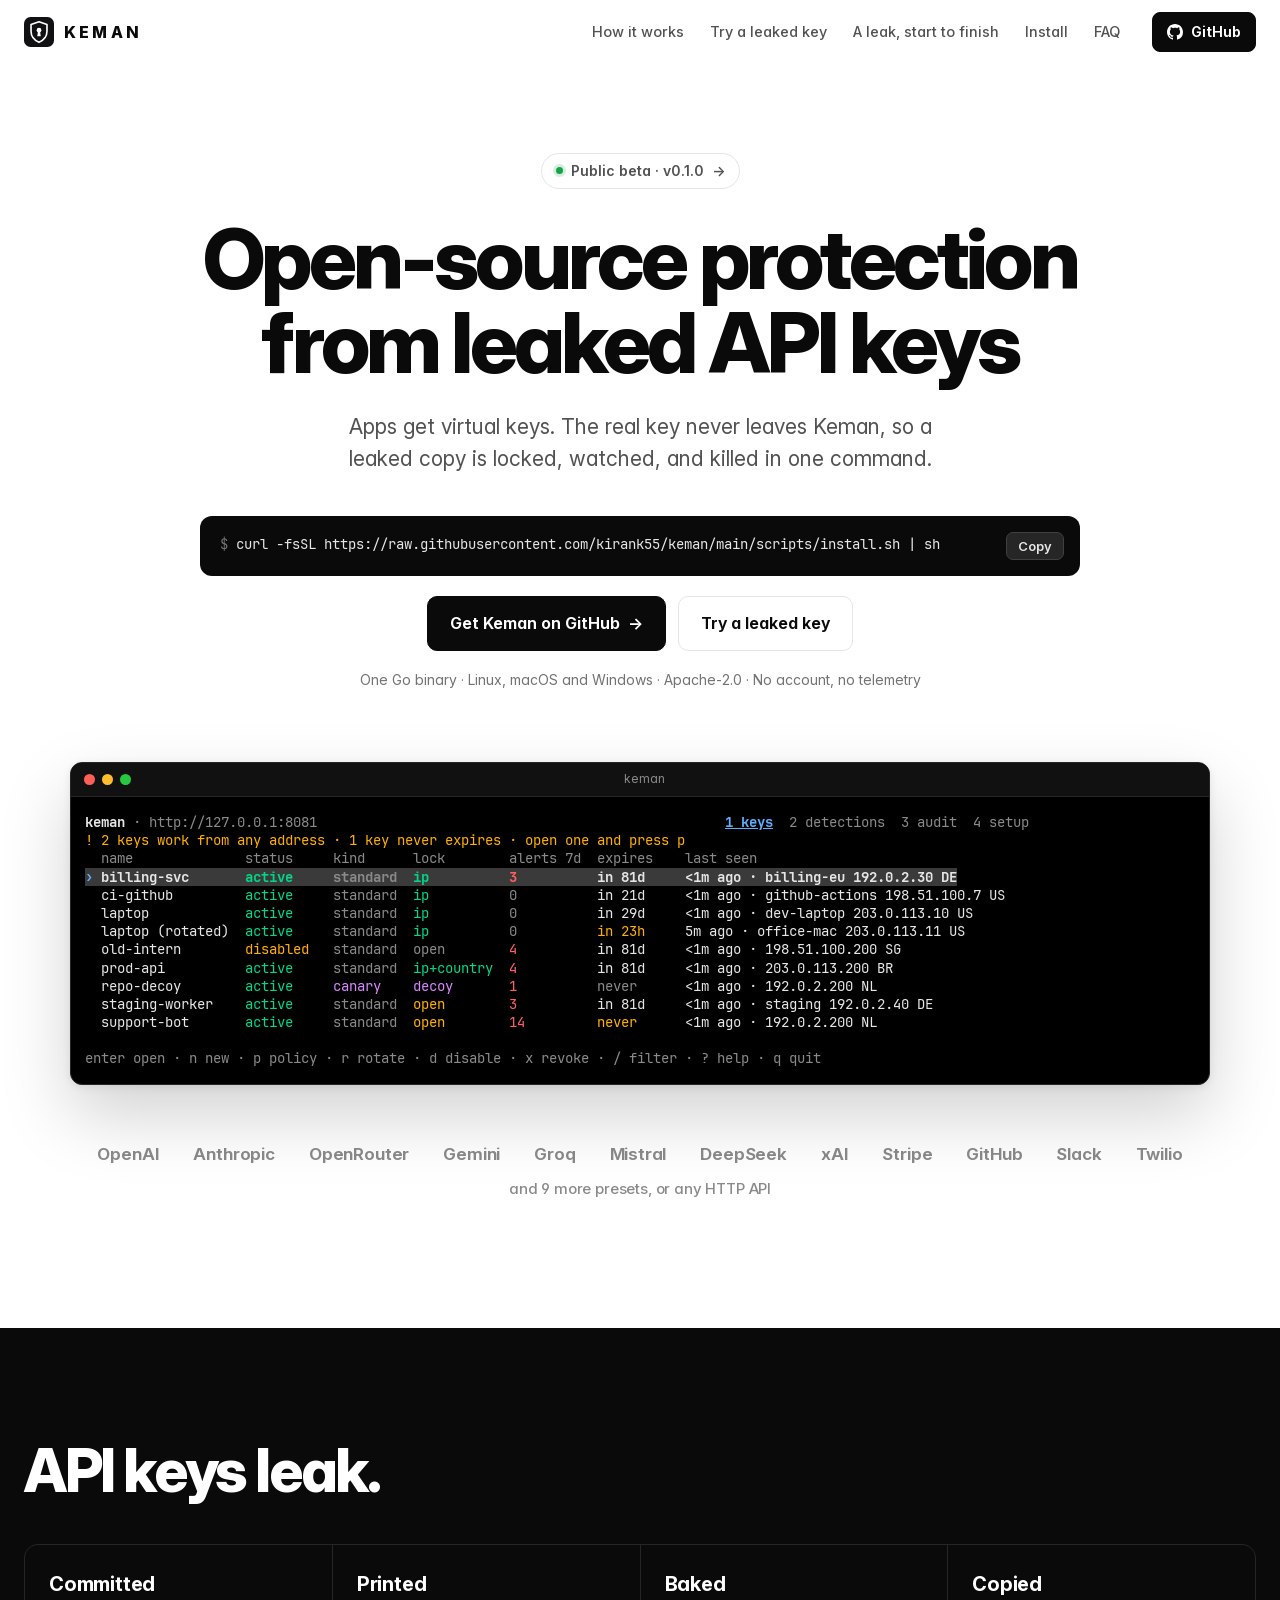
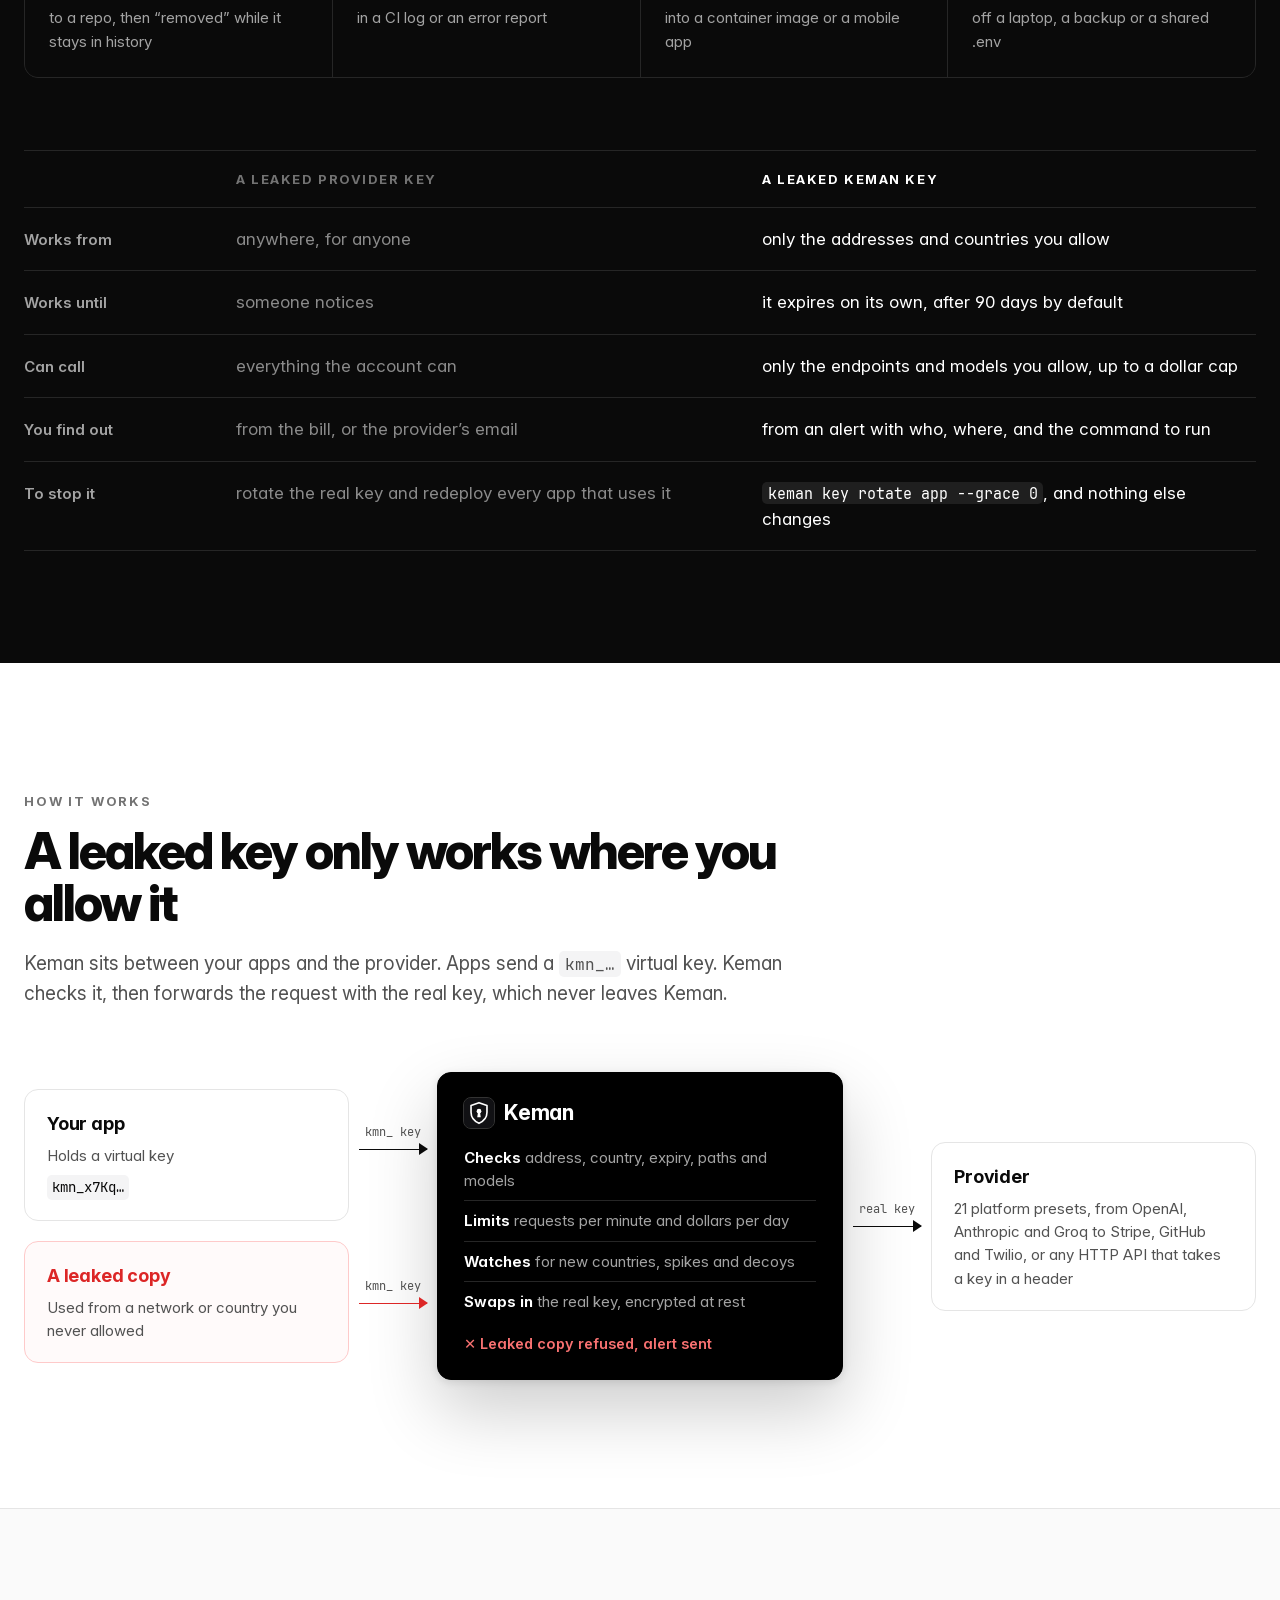
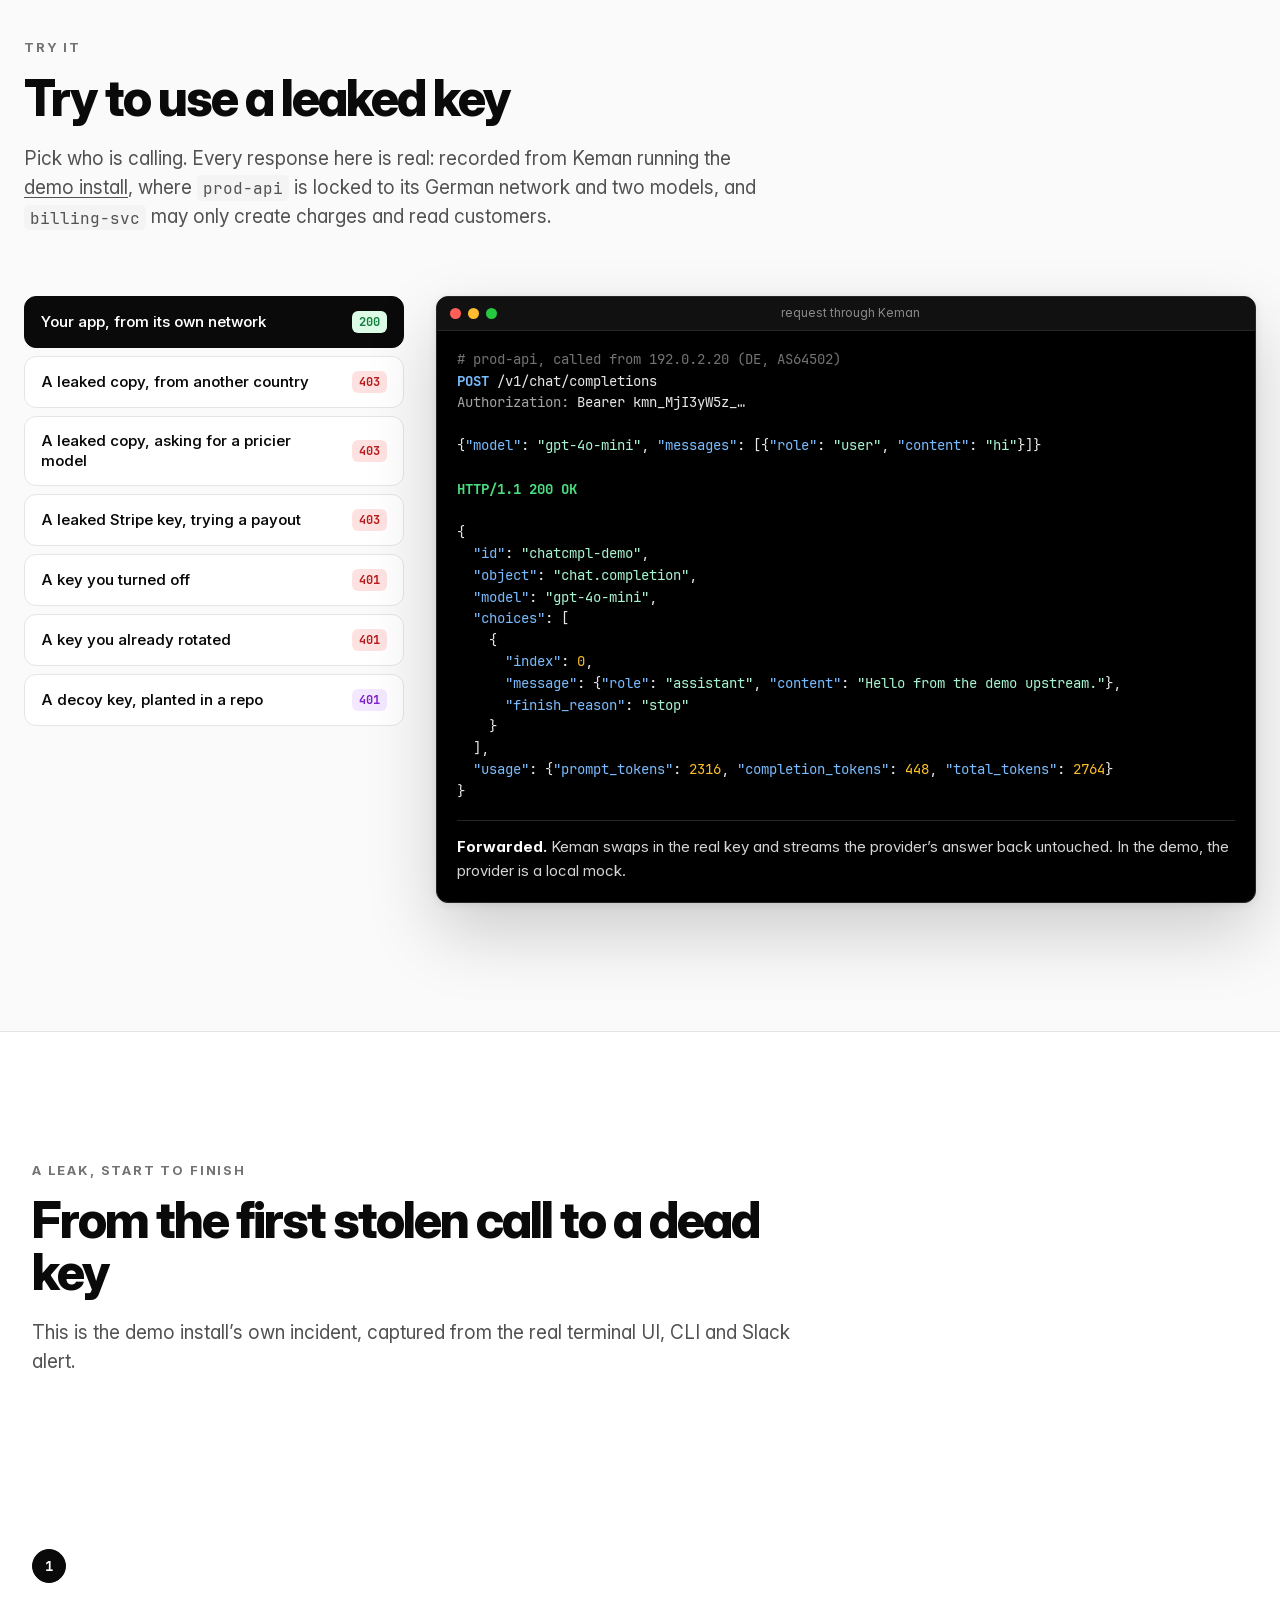
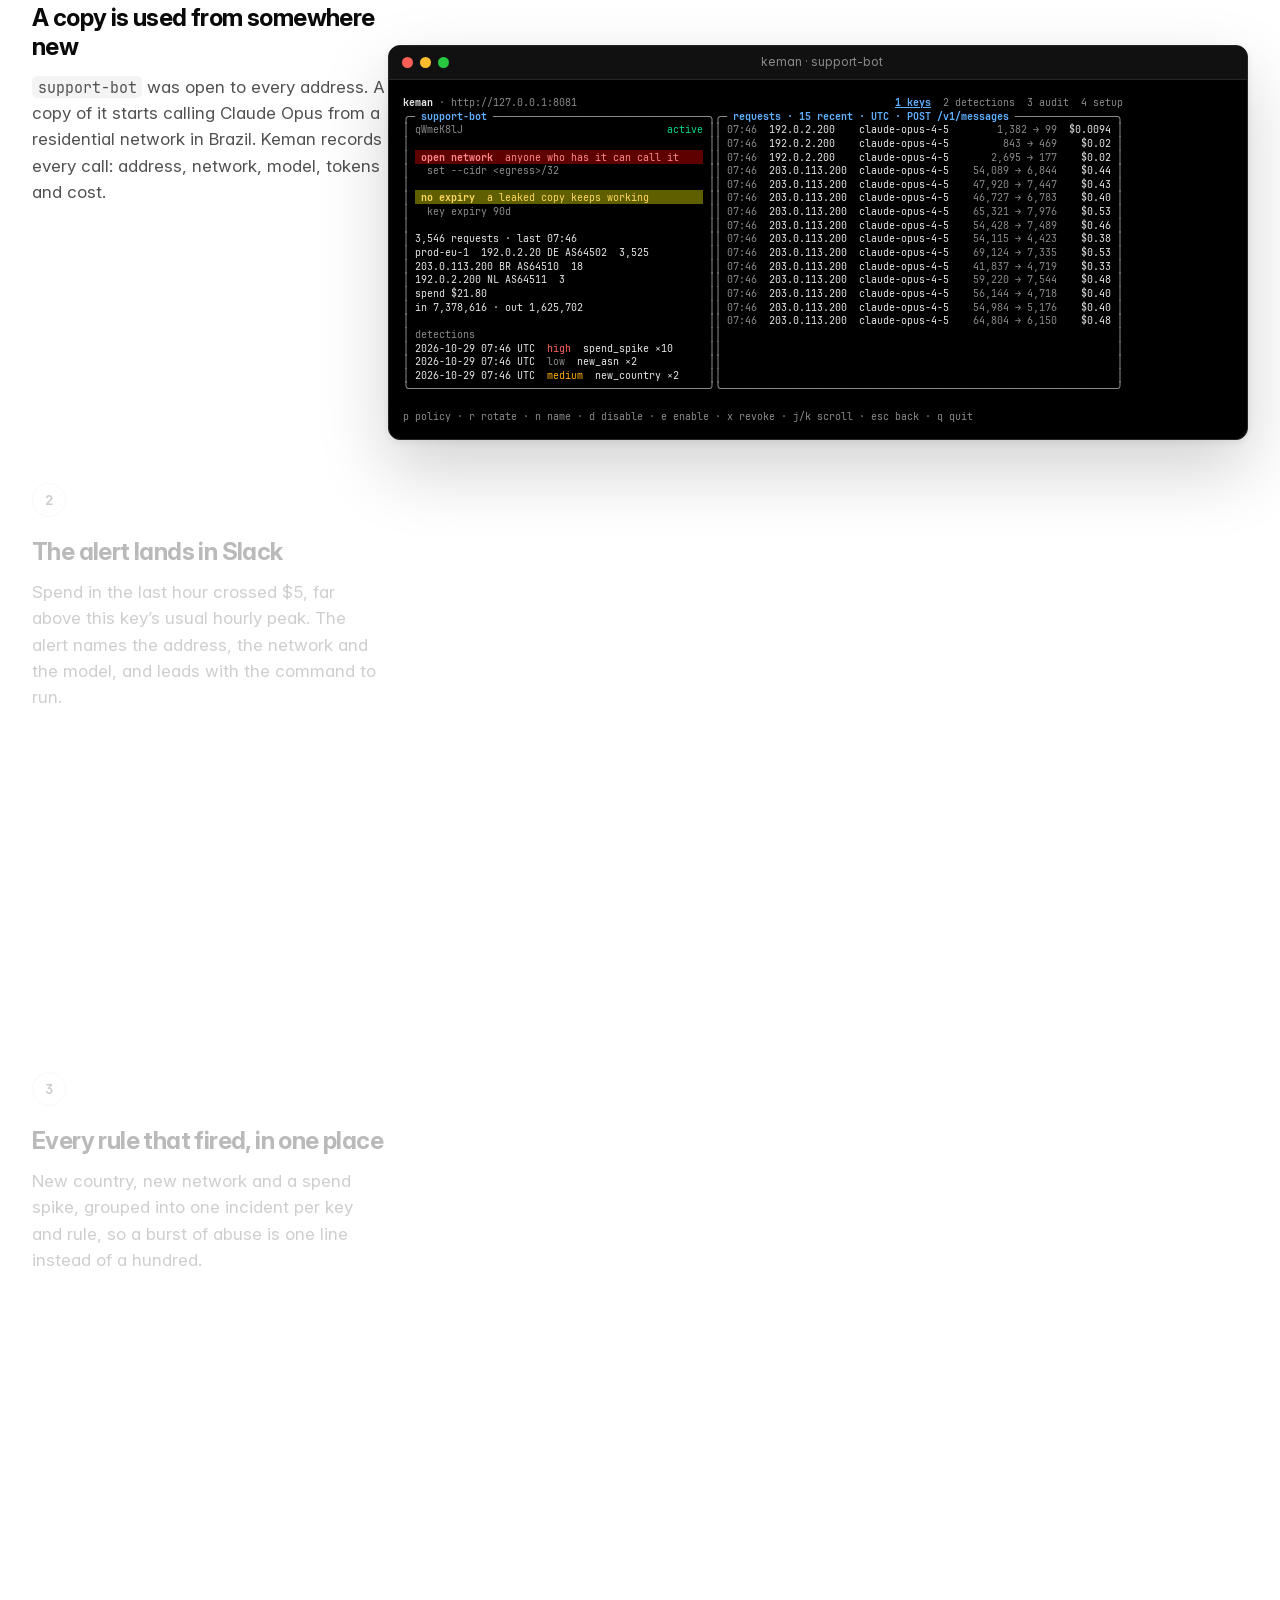
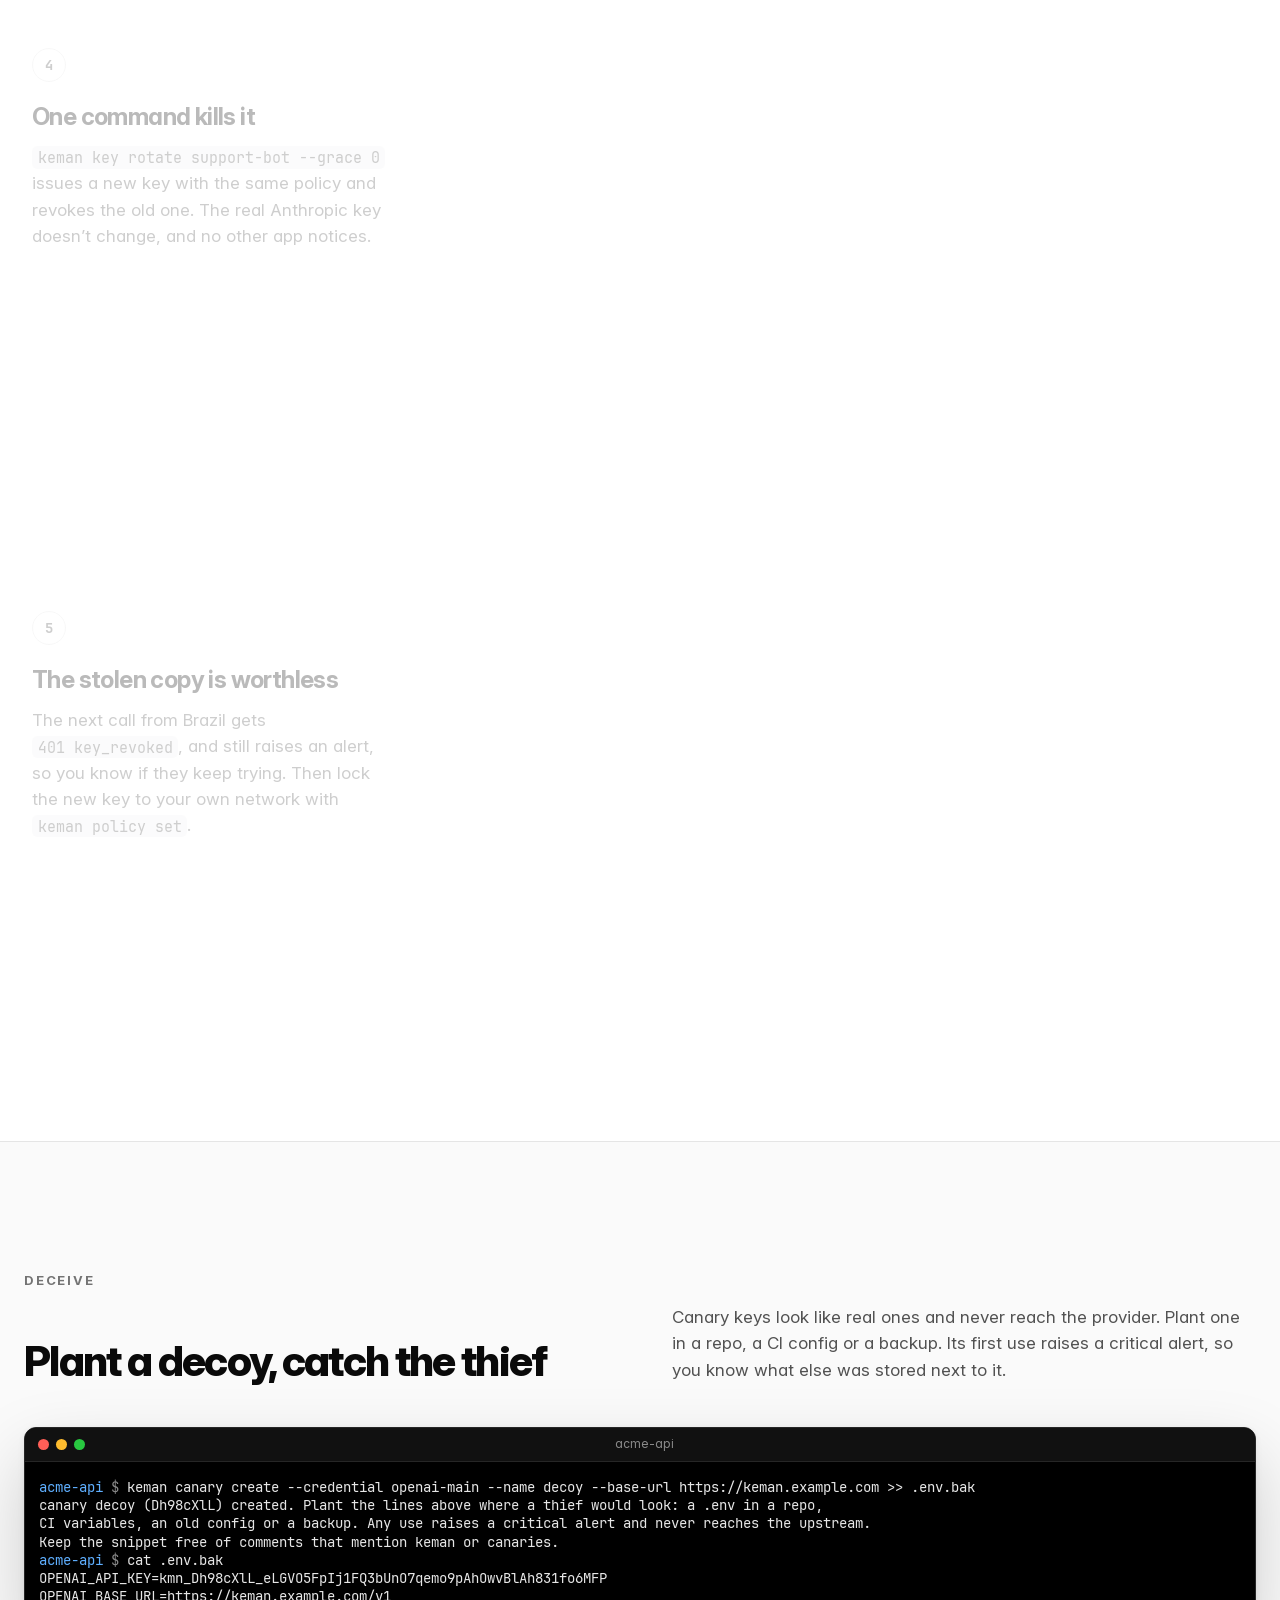
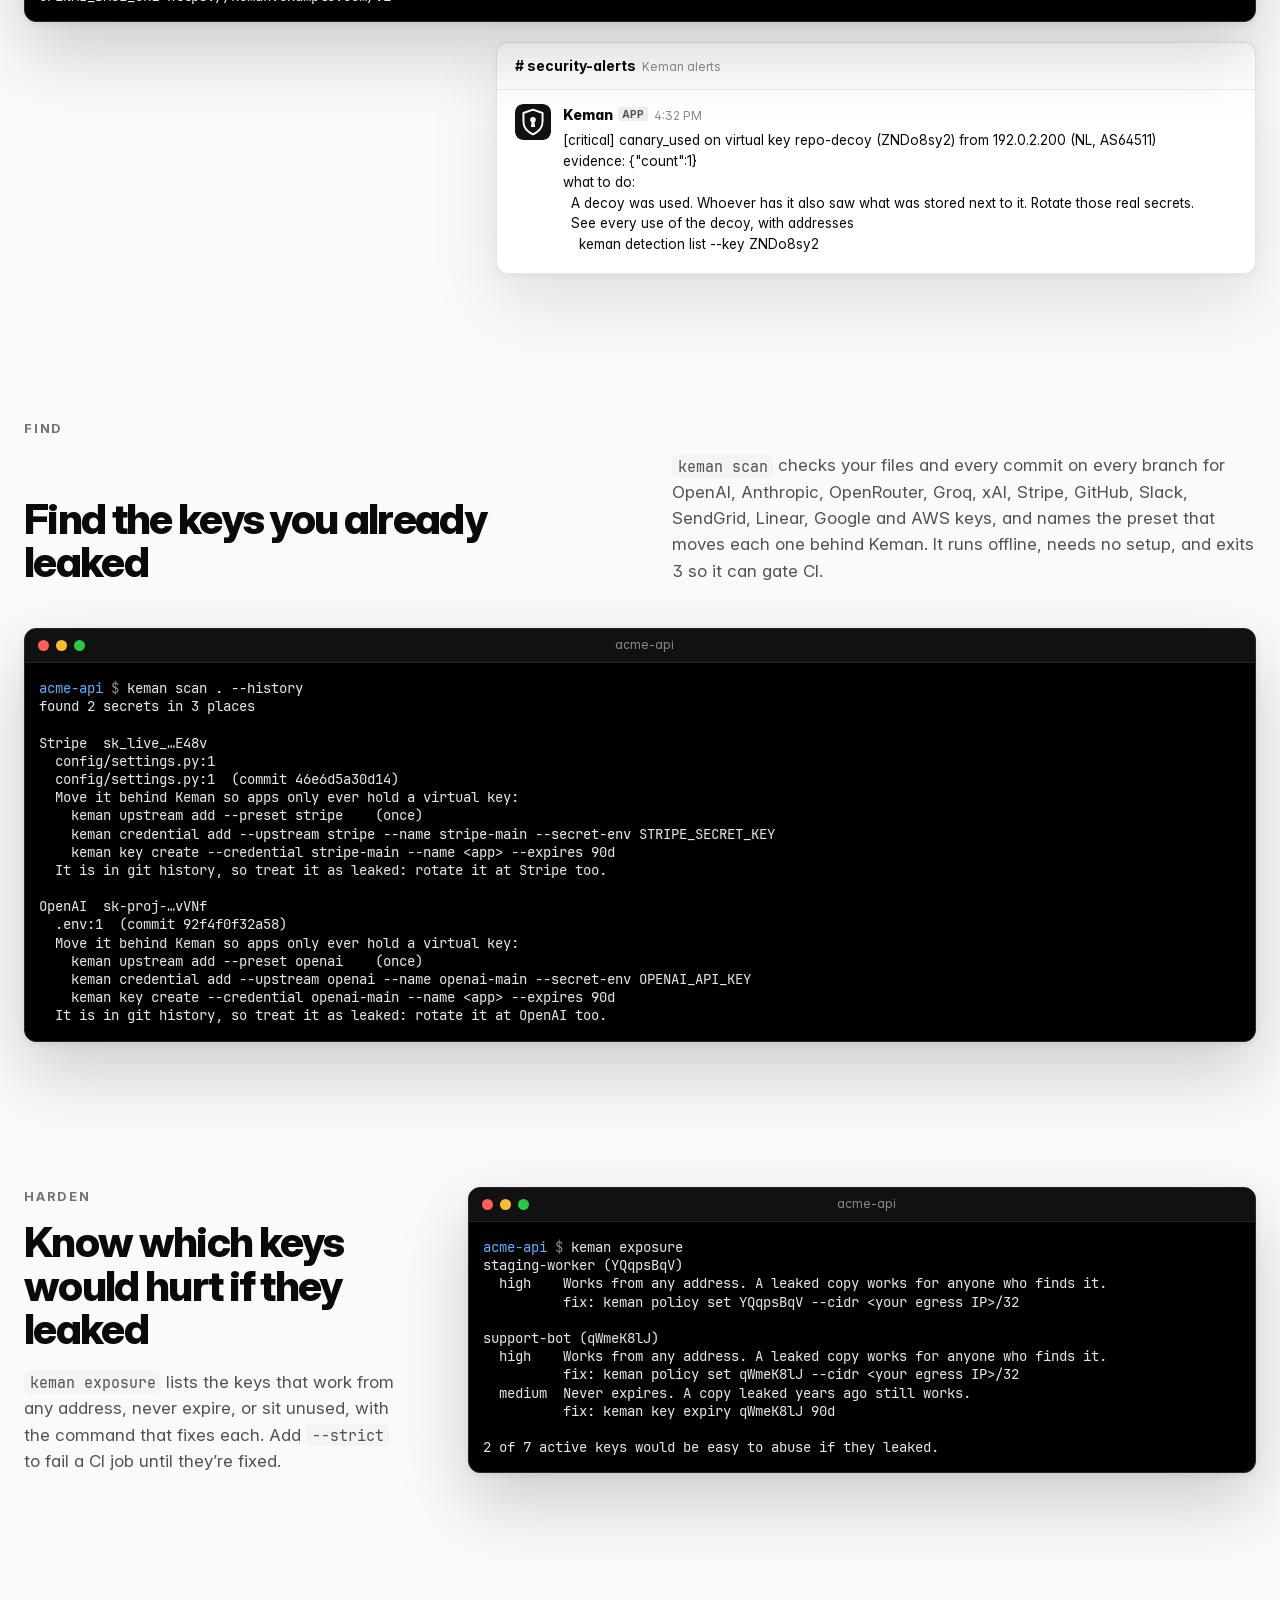
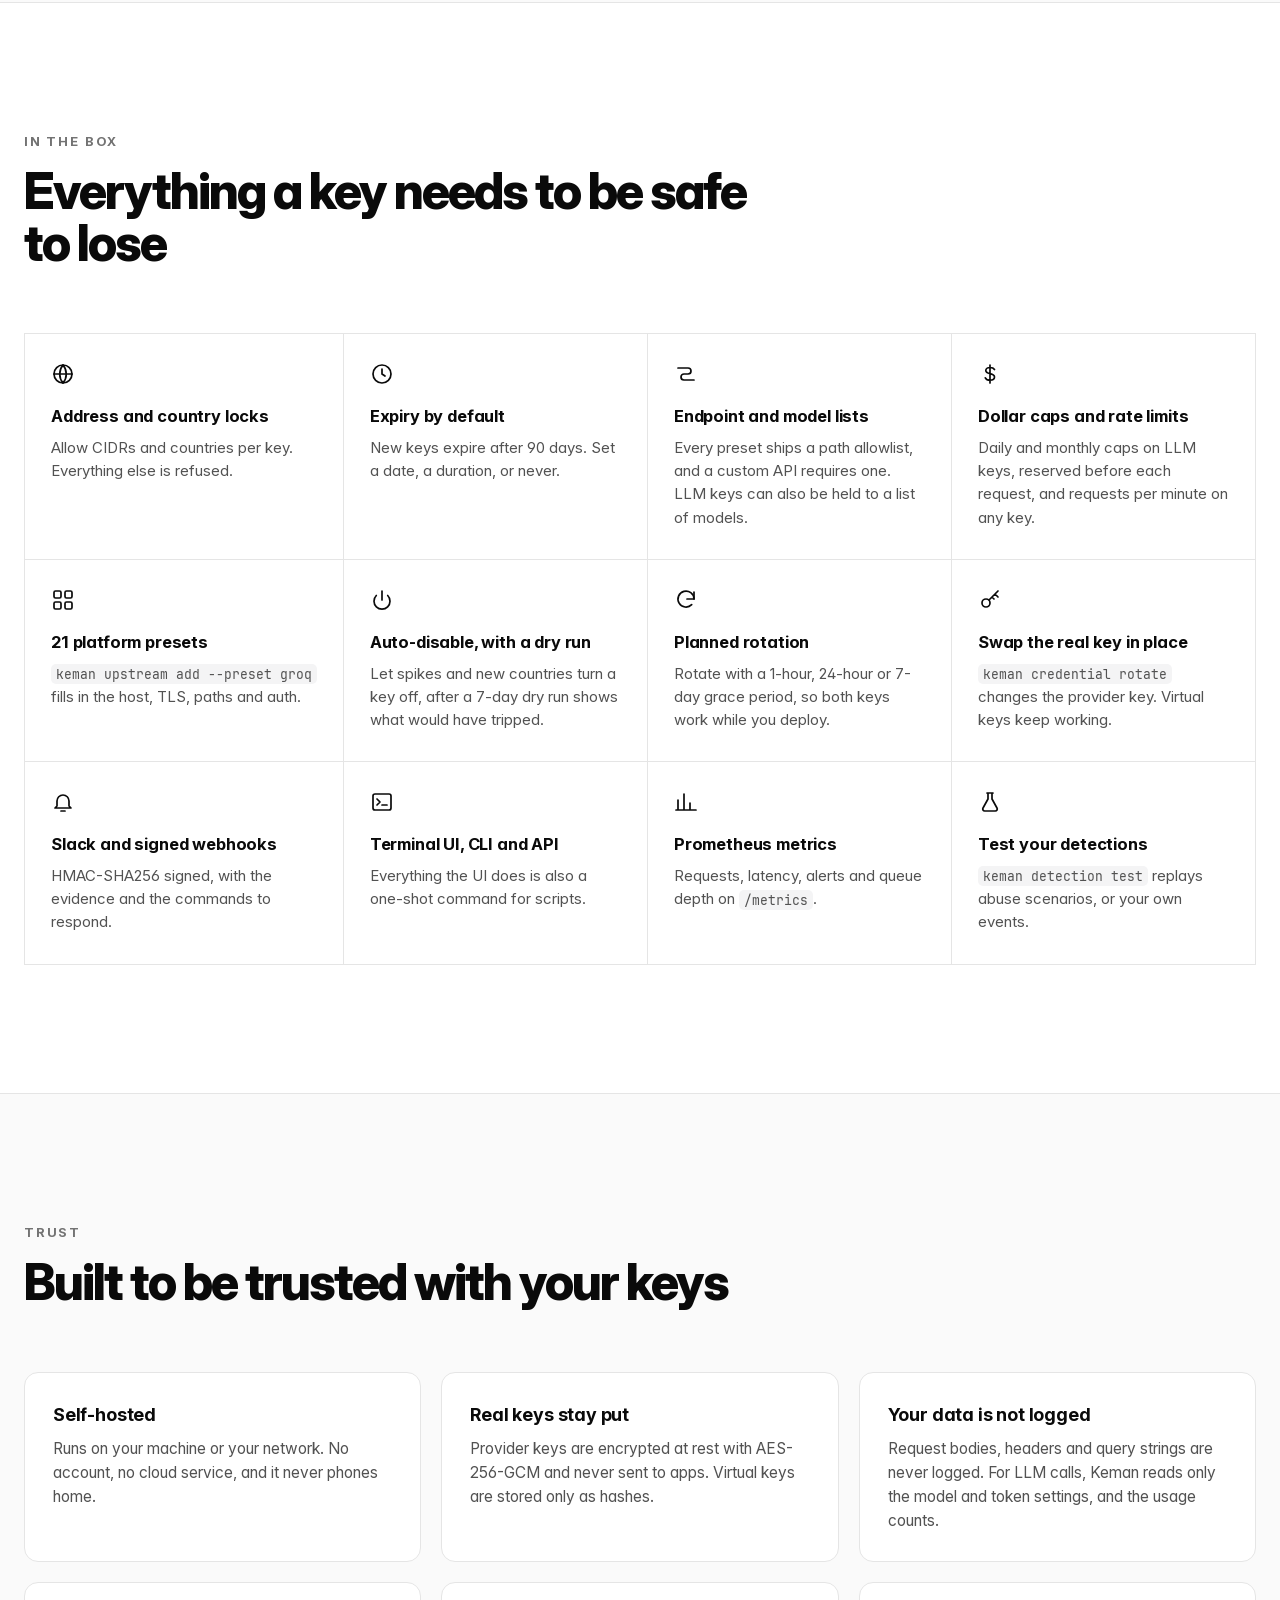
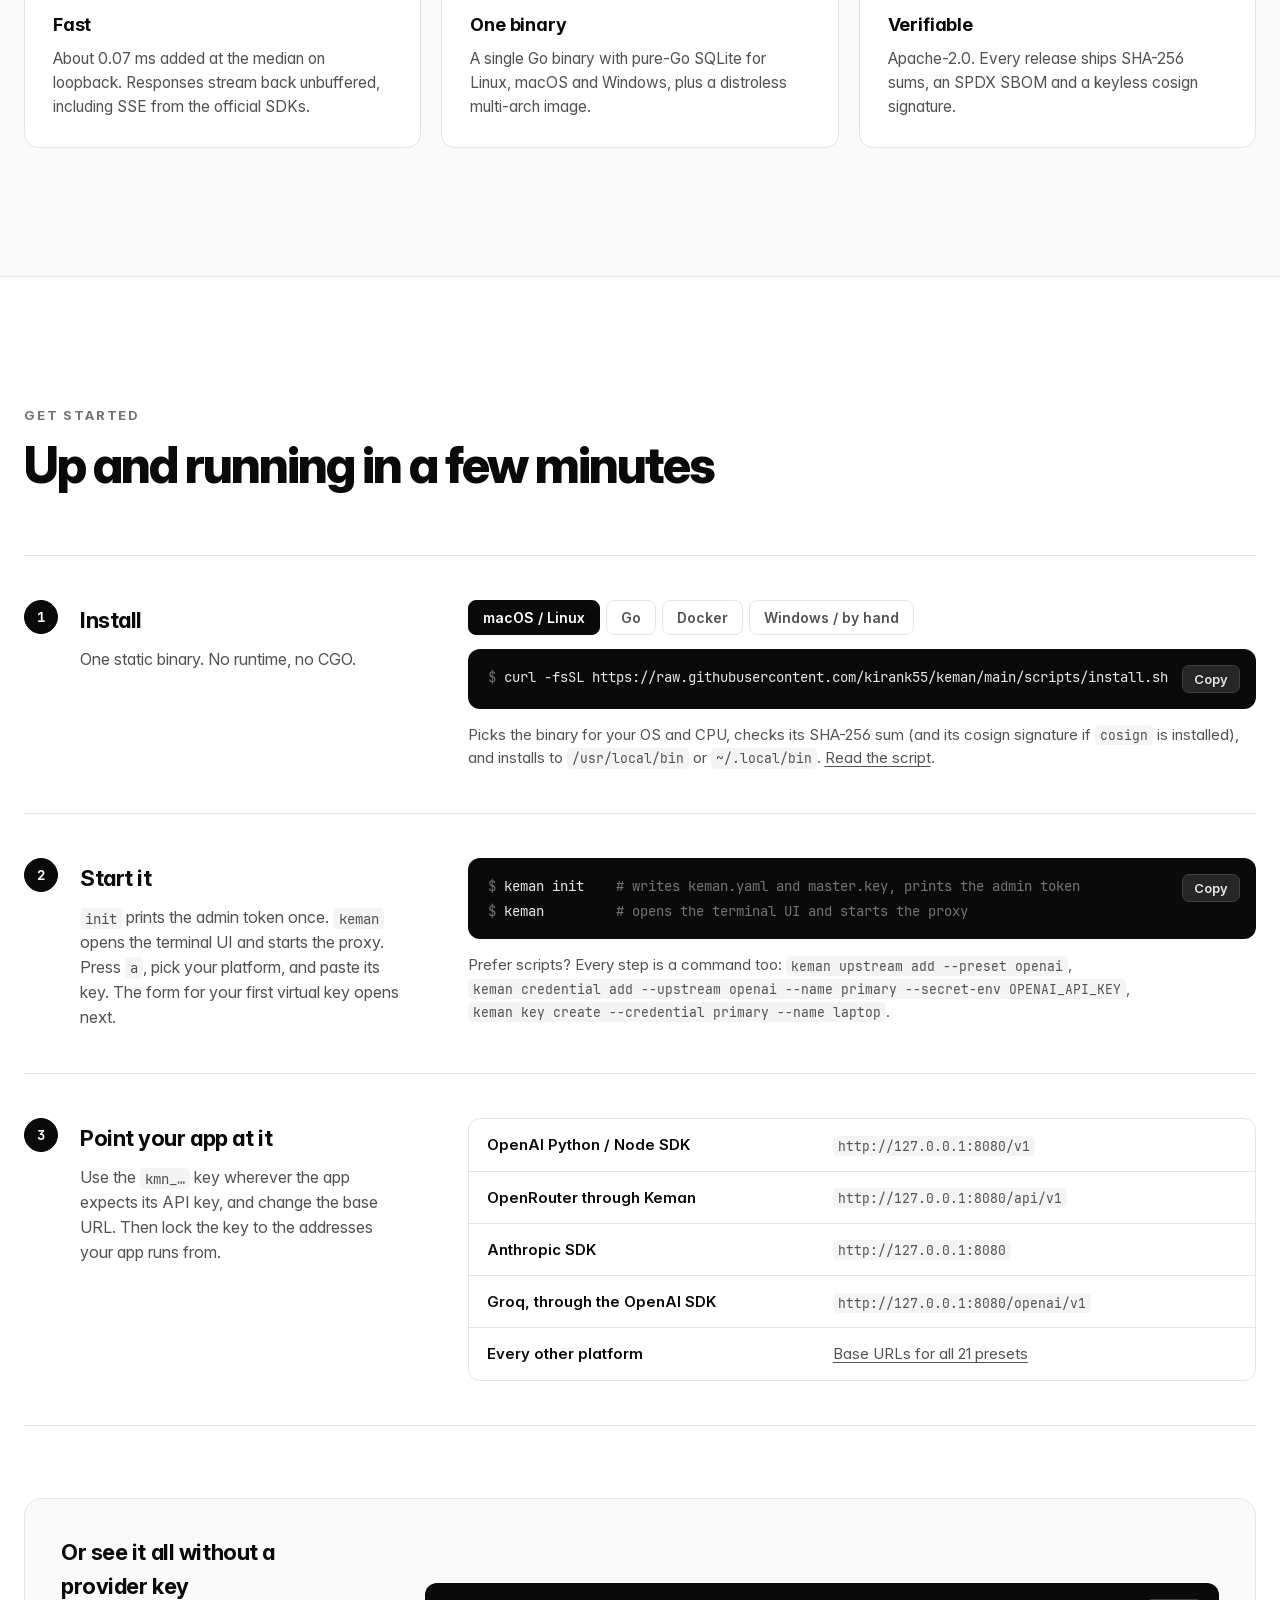
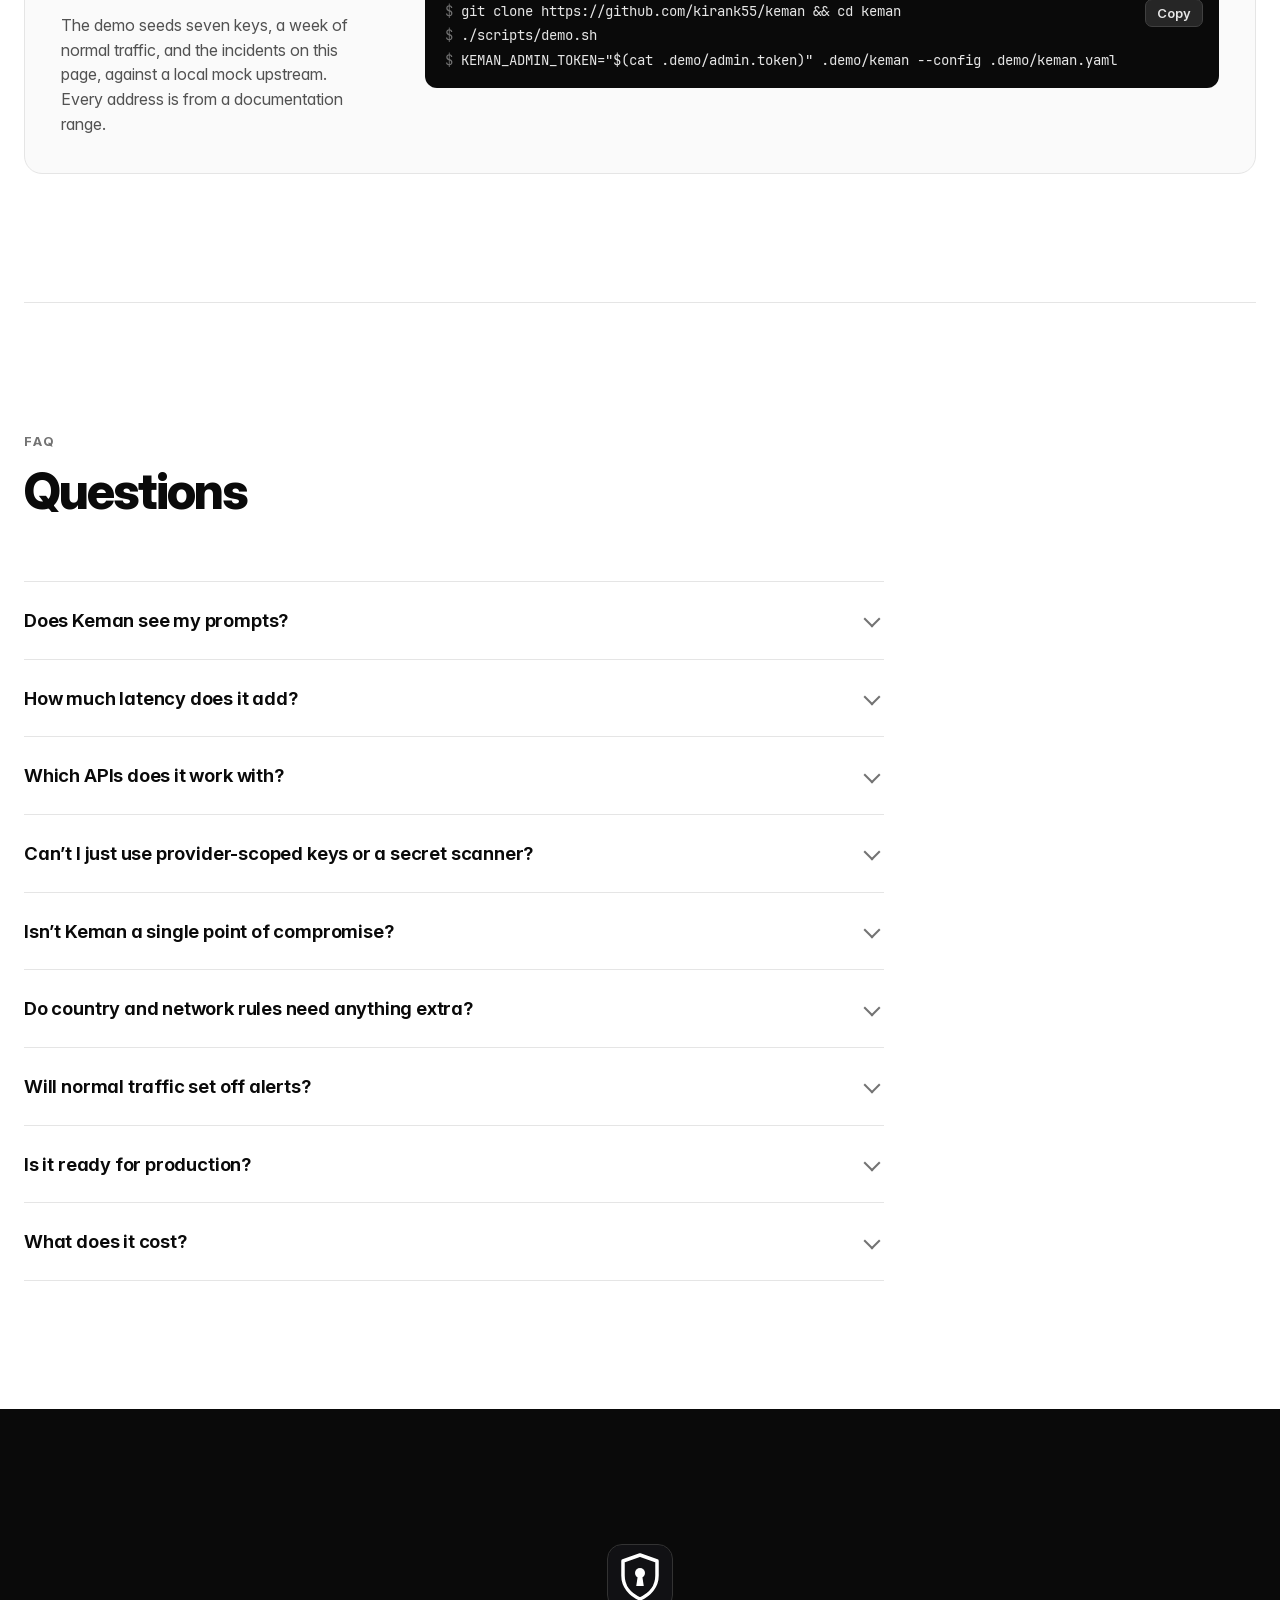
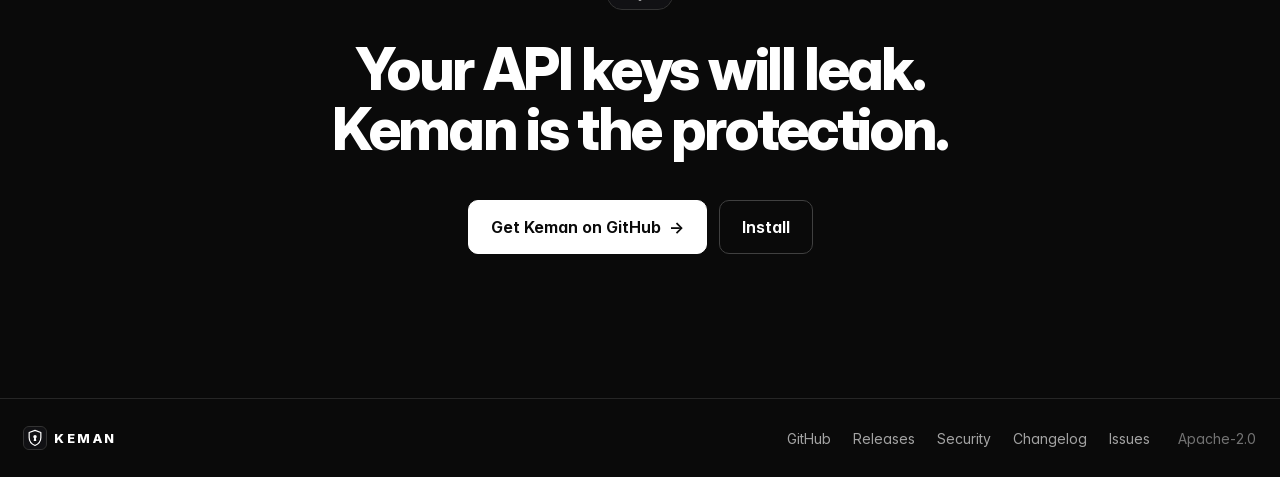
<file: website/index.html>
<!doctype html>
<html lang="en">
<head>
  <meta charset="utf-8">
  <meta name="viewport" content="width=device-width, initial-scale=1">
  <title>Keman: open-source protection from leaked API keys</title>
  <meta name="description" content="Keman is a self-hosted proxy that keeps your real API keys and gives apps virtual ones you can lock, watch, and kill. Free and open source.">
  <meta name="theme-color" content="#ffffff">
  <link rel="icon" href="favicon.svg" type="image/svg+xml">
  <link rel="apple-touch-icon" href="apple-touch-icon.png">
  <link rel="preload" href="fonts/inter.woff2" as="font" type="font/woff2" crossorigin>
  <link rel="preload" href="fonts/jetbrains-mono-regular.woff2" as="font" type="font/woff2" crossorigin>
  <meta property="og:type" content="website">
  <meta property="og:site_name" content="Keman">
  <meta property="og:title" content="Keman: open-source protection from leaked API keys">
  <meta property="og:description" content="Apps get virtual keys. The real key never leaves Keman, so a leaked copy is locked, watched, and killed in one command.">
  <meta property="og:url" content="https://keman.pages.dev/">
  <meta property="og:image" content="https://keman.pages.dev/og.png">
  <meta property="og:image:width" content="2400">
  <meta property="og:image:height" content="1260">
  <meta property="og:image:alt" content="Keman: open-source protection from leaked API keys, above the Keman terminal UI listing virtual keys.">
  <meta name="twitter:card" content="summary_large_image">
  <meta name="twitter:image" content="https://keman.pages.dev/og.png">
  <link rel="canonical" href="https://keman.pages.dev/">
  <link rel="stylesheet" href="style.css">
  <script>document.documentElement.classList.add('js')</script>
  <script type="application/ld+json">
  {
    "@context": "https://schema.org",
    "@type": "SoftwareApplication",
    "name": "Keman",
    "description": "A self-hosted proxy that keeps your real API keys and gives apps virtual ones you can lock, watch, and kill.",
    "applicationCategory": "SecurityApplication",
    "operatingSystem": "Linux, macOS, Windows",
    "license": "https://www.apache.org/licenses/LICENSE-2.0",
    "softwareVersion": "0.1.0-beta",
    "codeRepository": "https://github.com/kirank55/keman",
    "offers": { "@type": "Offer", "price": "0", "priceCurrency": "USD" }
  }
  </script>
</head>
<body>
<a class="skip" href="#main">Skip to content</a>

<header class="nav">
  <div class="wrap nav-row">
    <a class="brand" href="#top" aria-label="Keman, back to top"><img src="logo.svg" alt="" width="30" height="30">KEMAN</a>
    <nav class="links" aria-label="Sections">
      <a href="#how">How it works</a>
      <a href="#simulate">Try a leaked key</a>
      <a href="#story">A leak, start to finish</a>
      <a href="#install">Install</a>
      <a href="#faq">FAQ</a>
    </nav>
    <a class="btn btn-small" href="https://github.com/kirank55/keman">
      <svg class="gh" viewBox="0 0 16 16" aria-hidden="true"><path d="M8 0C3.58 0 0 3.58 0 8c0 3.54 2.29 6.53 5.47 7.59.4.07.55-.17.55-.38 0-.19-.01-.82-.01-1.49-2.01.37-2.53-.49-2.69-.94-.09-.23-.48-.94-.82-1.13-.28-.15-.68-.52-.01-.53.63-.01 1.08.58 1.23.82.72 1.21 1.87.87 2.33.66.07-.52.28-.87.51-1.07-1.78-.2-3.64-.89-3.64-3.95 0-.87.31-1.59.82-2.15-.08-.2-.36-1.02.08-2.12 0 0 .67-.21 2.2.82.64-.18 1.32-.27 2-.27.68 0 1.36.09 2 .27 1.53-1.04 2.2-.82 2.2-.82.44 1.1.16 1.92.08 2.12.51.56.82 1.27.82 2.15 0 3.07-1.87 3.75-3.65 3.95.29.25.54.73.54 1.48 0 1.07-.01 1.93-.01 2.2 0 .21.15.46.55.38A8.013 8.013 0 0 0 16 8c0-4.42-3.58-8-8-8z"/></svg>
      GitHub
    </a>
  </div>
</header>

<main id="main">

  <section class="hero wrap" id="top">
    <a class="eyebrow" href="https://github.com/kirank55/keman/releases"><span class="dot"></span>Public beta · v0.1.0 <span class="arrow-r">→</span></a>
    <h1>Open-source protection from leaked&nbsp;API&nbsp;keys</h1>
    <p class="lede">Apps get virtual keys. The real key never leaves Keman, so a leaked copy is locked, watched, and killed in one command.</p>

    <div class="cmd hero-cmd" data-copy="curl -fsSL https://raw.githubusercontent.com/kirank55/keman/main/scripts/install.sh | sh">
      <code><span class="prompt">$</span> curl -fsSL https://raw.githubusercontent.com/kirank55/keman/main/scripts/install.sh | sh</code>
      <button type="button" class="copy" aria-label="Copy install command">Copy</button>
    </div>

    <div class="cta-row">
      <a class="btn" href="https://github.com/kirank55/keman">Get Keman on GitHub <span class="arrow-r">→</span></a>
      <a class="btn btn-ghost" href="#simulate">Try a leaked key</a>
    </div>
    <p class="meta">One Go binary · Linux, macOS and Windows · Apache-2.0 · No account, no telemetry</p>

    <div class="win hero-win reveal">
      <div class="bar"><i></i><i></i><i></i><span>keman</span></div>
      <pre class="term" data-capture="keys" style="--cols:118"><span style="font-weight:700">keman</span><span style="color:#8a8a8a"> · http://127.0.0.1:8081</span>                                                   <span style="color:#5fafff;font-weight:700;text-decoration:underline">1</span><span style="color:#5fafff;text-decoration:underline"> </span><span style="color:#5fafff;font-weight:700;text-decoration:underline">keys</span>  <span style="color:#8a8a8a">2 detections</span>  <span style="color:#8a8a8a">3 audit</span>  <span style="color:#8a8a8a">4 setup</span>
<span style="color:#ffaf00">! 2 keys work from any address · 1 key never expires · open one and press p</span>
<span style="color:#8a8a8a">  name              status     kind      lock        alerts 7d  expires    last seen</span>
<span style="color:#5fafff;background:#3a3a3a;font-weight:700">› </span><span style="background:#3a3a3a;font-weight:700">billing-svc     </span><span style="background:#3a3a3a">  </span><span style="color:#00d787;background:#3a3a3a;font-weight:700">active   </span><span style="background:#3a3a3a">  </span><span style="color:#8a8a8a;background:#3a3a3a;font-weight:700">standard</span><span style="background:#3a3a3a">  </span><span style="color:#00d787;background:#3a3a3a;font-weight:700">ip        </span><span style="background:#3a3a3a">  </span><span style="color:#ff5f5f;background:#3a3a3a;font-weight:700">3        </span><span style="background:#3a3a3a">  </span><span style="background:#3a3a3a;font-weight:700">in 81d   </span><span style="background:#3a3a3a">  </span><span style="background:#3a3a3a;font-weight:700">&lt;1m ago · billing-eu 192.0.2.30 DE</span>
  ci-github         <span style="color:#00d787">active   </span>  <span style="color:#8a8a8a">standard</span>  <span style="color:#00d787">ip        </span>  <span style="color:#8a8a8a">0        </span>  in 21d     &lt;1m ago · github-actions 198.51.100.7 US
  laptop            <span style="color:#00d787">active   </span>  <span style="color:#8a8a8a">standard</span>  <span style="color:#00d787">ip        </span>  <span style="color:#8a8a8a">0        </span>  in 29d     &lt;1m ago · dev-laptop 203.0.113.10 US
  laptop (rotated)  <span style="color:#00d787">active   </span>  <span style="color:#8a8a8a">standard</span>  <span style="color:#00d787">ip        </span>  <span style="color:#8a8a8a">0        </span>  <span style="color:#ffaf00">in 23h   </span>  5m ago · office-mac 203.0.113.11 US
  old-intern        <span style="color:#ffaf00">disabled </span>  <span style="color:#8a8a8a">standard</span>  <span style="color:#8a8a8a">open      </span>  <span style="color:#ff5f5f">4        </span>  in 81d     &lt;1m ago · 198.51.100.200 SG
  prod-api          <span style="color:#00d787">active   </span>  <span style="color:#8a8a8a">standard</span>  <span style="color:#00d787">ip+country</span>  <span style="color:#ff5f5f">4        </span>  in 81d     &lt;1m ago · 203.0.113.200 BR
  repo-decoy        <span style="color:#00d787">active   </span>  <span style="color:#d787ff">canary  </span>  <span style="color:#d787ff">decoy     </span>  <span style="color:#ff5f5f">1        </span>  <span style="color:#8a8a8a">never    </span>  &lt;1m ago · 192.0.2.200 NL
  staging-worker    <span style="color:#00d787">active   </span>  <span style="color:#8a8a8a">standard</span>  <span style="color:#ffaf00">open      </span>  <span style="color:#ff5f5f">3        </span>  in 81d     &lt;1m ago · staging 192.0.2.40 DE
  support-bot       <span style="color:#00d787">active   </span>  <span style="color:#8a8a8a">standard</span>  <span style="color:#ffaf00">open      </span>  <span style="color:#ff5f5f">14       </span>  <span style="color:#ffaf00">never    </span>  &lt;1m ago · 192.0.2.200 NL

<span style="color:#8a8a8a">enter open · n new · p policy · r rotate · d disable · x revoke · / filter · ? help · q quit</span></pre>
    </div>

    <ul class="works" aria-label="Works with">
      <li>OpenAI</li><li>Anthropic</li><li>OpenRouter</li><li>Gemini</li><li>Groq</li><li>Mistral</li><li>DeepSeek</li><li>xAI</li><li>Stripe</li><li>GitHub</li><li>Slack</li><li>Twilio</li><li>and 9 more presets, or any HTTP API</li>
    </ul>
  </section>

  <section class="leaks" aria-labelledby="leaks-title">
    <div class="wrap">
      <h2 id="leaks-title" class="reveal">API keys leak.</h2>
      <div class="leak-grid reveal">
        <div><b>Committed</b><span>to a repo, then “removed” while it stays in history</span></div>
        <div><b>Printed</b><span>in a CI log or an error report</span></div>
        <div><b>Baked</b><span>into a container image or a mobile app</span></div>
        <div><b>Copied</b><span>off a laptop, a backup or a shared .env</span></div>
      </div>

      <div class="versus reveal">
        <div class="vs-head"><span></span><span>A leaked provider key</span><span>A leaked Keman key</span></div>
        <div class="vs-row"><b>Works from</b><span>anywhere, for anyone</span><span>only the addresses and countries you allow</span></div>
        <div class="vs-row"><b>Works until</b><span>someone notices</span><span>it expires on its own, after 90 days by default</span></div>
        <div class="vs-row"><b>Can call</b><span>everything the account can</span><span>only the endpoints and models you allow, up to a dollar cap</span></div>
        <div class="vs-row"><b>You find out</b><span>from the bill, or the provider’s email</span><span>from an alert with who, where, and the command to run</span></div>
        <div class="vs-row"><b>To stop it</b><span>rotate the real key and redeploy every app that uses it</span><span><code>keman key rotate app --grace 0</code>, and nothing else changes</span></div>
      </div>
    </div>
  </section>

  <section id="how" class="wrap section">
    <div class="head reveal">
      <p class="kicker">How it works</p>
      <h2>A leaked key only works where you allow it</h2>
      <p>Keman sits between your apps and the provider. Apps send a <code>kmn_…</code> virtual key. Keman checks it, then forwards the request with the real key, which never leaves Keman.</p>
    </div>

    <div class="flow reveal">
      <div class="col">
        <div class="node"><h3>Your app</h3><p>Holds a virtual key</p><code>kmn_x7Kq…</code></div>
        <div class="node thief"><h3>A leaked copy</h3><p>Used from a network or country you never allowed</p></div>
      </div>
      <div class="arrows" aria-hidden="true">
        <div class="arrow"><span>kmn_ key</span><i class="pulse"></i></div>
        <div class="arrow bad"><span>kmn_ key</span><i class="pulse"></i></div>
      </div>
      <div class="node keman">
        <h3><img src="logo.svg" alt="" width="30" height="30">Keman</h3>
        <ul>
          <li><b>Checks</b> address, country, expiry, paths and models</li>
          <li><b>Limits</b> requests per minute and dollars per day</li>
          <li><b>Watches</b> for new countries, spikes and decoys</li>
          <li><b>Swaps in</b> the real key, encrypted at rest</li>
        </ul>
        <p class="blocked">✕ Leaked copy refused, alert sent</p>
      </div>
      <div class="arrows one" aria-hidden="true">
        <div class="arrow"><span>real key</span><i class="pulse late"></i></div>
      </div>
      <div class="node provider">
        <h3>Provider</h3>
        <p>21 platform presets, from OpenAI, Anthropic and Groq to Stripe, GitHub and Twilio, or any HTTP API that takes a key in a header</p>
      </div>
    </div>
  </section>

  <section id="simulate" class="section sim-section">
    <div class="wrap">
      <div class="head reveal">
        <p class="kicker">Try it</p>
        <h2>Try to use a leaked key</h2>
        <p>Pick who is calling. Every response here is real: recorded from Keman running the <a href="#try">demo install</a>, where <code>prod-api</code> is locked to its German network and two models, and <code>billing-svc</code> may only create charges and read customers.</p>
      </div>

      <div class="sim reveal">
        <div class="sim-list" role="tablist" aria-label="Who is calling" aria-orientation="vertical">
          <button type="button" role="tab" id="sim-tab-allowed" aria-controls="sim-allowed" aria-selected="true" data-sim="allowed">
            <span class="who-line">Your app, from its own network</span><span class="pill ok">200</span>
          </button>
          <button type="button" role="tab" id="sim-tab-network" aria-controls="sim-network" aria-selected="false" tabindex="-1" data-sim="network">
            <span class="who-line">A leaked copy, from another country</span><span class="pill bad">403</span>
          </button>
          <button type="button" role="tab" id="sim-tab-model" aria-controls="sim-model" aria-selected="false" tabindex="-1" data-sim="model">
            <span class="who-line">A leaked copy, asking for a pricier model</span><span class="pill bad">403</span>
          </button>
          <button type="button" role="tab" id="sim-tab-path" aria-controls="sim-path" aria-selected="false" tabindex="-1" data-sim="path">
            <span class="who-line">A leaked Stripe key, trying a payout</span><span class="pill bad">403</span>
          </button>
          <button type="button" role="tab" id="sim-tab-disabled" aria-controls="sim-disabled" aria-selected="false" tabindex="-1" data-sim="disabled">
            <span class="who-line">A key you turned off</span><span class="pill bad">401</span>
          </button>
          <button type="button" role="tab" id="sim-tab-revoked" aria-controls="sim-revoked" aria-selected="false" tabindex="-1" data-sim="revoked">
            <span class="who-line">A key you already rotated</span><span class="pill bad">401</span>
          </button>
          <button type="button" role="tab" id="sim-tab-canary" aria-controls="sim-canary" aria-selected="false" tabindex="-1" data-sim="canary">
            <span class="who-line">A decoy key, planted in a repo</span><span class="pill crit">401</span>
          </button>
        </div>

        <div class="sim-out">
          <div class="win">
            <div class="bar"><i></i><i></i><i></i><span>request through Keman</span></div>
            <div class="sim-panel" role="tabpanel" id="sim-allowed" aria-labelledby="sim-tab-allowed" data-panel="allowed">
              <pre class="term http" data-request="allowed"><span class="h-dim"># prod-api, called from 192.0.2.20 (DE, AS64502)</span>
<span class="h-method">POST</span> /v1/chat/completions
<span class="h-hdr">Authorization:</span> Bearer kmn_MjI3yW5z_…

{<span class="j-key">&quot;model&quot;</span>: <span class="j-str">&quot;gpt-4o-mini&quot;</span>, <span class="j-key">&quot;messages&quot;</span>: [{<span class="j-key">&quot;role&quot;</span>: <span class="j-str">&quot;user&quot;</span>, <span class="j-key">&quot;content&quot;</span>: <span class="j-str">&quot;hi&quot;</span>}]}

<span class="h-ok">HTTP/1.1 200 OK</span>

{
  <span class="j-key">&quot;id&quot;</span>: <span class="j-str">&quot;chatcmpl-demo&quot;</span>,
  <span class="j-key">&quot;object&quot;</span>: <span class="j-str">&quot;chat.completion&quot;</span>,
  <span class="j-key">&quot;model&quot;</span>: <span class="j-str">&quot;gpt-4o-mini&quot;</span>,
  <span class="j-key">&quot;choices&quot;</span>: [
    {
      <span class="j-key">&quot;index&quot;</span>: <span class="j-num">0</span>,
      <span class="j-key">&quot;message&quot;</span>: {<span class="j-key">&quot;role&quot;</span>: <span class="j-str">&quot;assistant&quot;</span>, <span class="j-key">&quot;content&quot;</span>: <span class="j-str">&quot;Hello from the demo upstream.&quot;</span>},
      <span class="j-key">&quot;finish_reason&quot;</span>: <span class="j-str">&quot;stop&quot;</span>
    }
  ],
  <span class="j-key">&quot;usage&quot;</span>: {<span class="j-key">&quot;prompt_tokens&quot;</span>: <span class="j-num">2316</span>, <span class="j-key">&quot;completion_tokens&quot;</span>: <span class="j-num">448</span>, <span class="j-key">&quot;total_tokens&quot;</span>: <span class="j-num">2764</span>}
}</pre>
              <p class="sim-note"><b>Forwarded.</b> Keman swaps in the real key and streams the provider’s answer back untouched. In the demo, the provider is a local mock.</p>
            </div>
            <div class="sim-panel" role="tabpanel" id="sim-network" aria-labelledby="sim-tab-network" data-panel="network" hidden>
              <pre class="term http" data-request="network"><span class="h-dim"># prod-api, called from 203.0.113.200 (BR, AS64510)</span>
<span class="h-method">POST</span> /v1/chat/completions
<span class="h-hdr">Authorization:</span> Bearer kmn_MjI3yW5z_…

{<span class="j-key">&quot;model&quot;</span>: <span class="j-str">&quot;gpt-4o-mini&quot;</span>, <span class="j-key">&quot;messages&quot;</span>: [{<span class="j-key">&quot;role&quot;</span>: <span class="j-str">&quot;user&quot;</span>, <span class="j-key">&quot;content&quot;</span>: <span class="j-str">&quot;hi&quot;</span>}]}

<span class="h-bad">HTTP/1.1 403 Forbidden</span>
<span class="h-hdr">X-Keman-Error:</span> <span class="h-err">network_not_allowed</span>

{
  <span class="j-key">&quot;error&quot;</span>: {
    <span class="j-key">&quot;type&quot;</span>: <span class="j-str">&quot;keman_error&quot;</span>,
    <span class="j-key">&quot;code&quot;</span>: <span class="j-str">&quot;network_not_allowed&quot;</span>,
    <span class="j-key">&quot;message&quot;</span>: <span class="j-str">&quot;This client network is not allowed for this virtual key.&quot;</span>
  }
}</pre>
              <p class="sim-note"><b>Refused before it reaches OpenAI.</b> The address is outside the key’s network. Five refusals in five minutes raise an alert.</p>
            </div>
            <div class="sim-panel" role="tabpanel" id="sim-model" aria-labelledby="sim-tab-model" data-panel="model" hidden>
              <pre class="term http" data-request="model"><span class="h-dim"># prod-api, called from 192.0.2.20 (DE, AS64502)</span>
<span class="h-method">POST</span> /v1/chat/completions
<span class="h-hdr">Authorization:</span> Bearer kmn_MjI3yW5z_…

{<span class="j-key">&quot;model&quot;</span>: <span class="j-str">&quot;o3&quot;</span>, <span class="j-key">&quot;messages&quot;</span>: [{<span class="j-key">&quot;role&quot;</span>: <span class="j-str">&quot;user&quot;</span>, <span class="j-key">&quot;content&quot;</span>: <span class="j-str">&quot;hi&quot;</span>}]}

<span class="h-bad">HTTP/1.1 403 Forbidden</span>
<span class="h-hdr">X-Keman-Error:</span> <span class="h-err">model_not_allowed</span>

{
  <span class="j-key">&quot;error&quot;</span>: {
    <span class="j-key">&quot;type&quot;</span>: <span class="j-str">&quot;keman_error&quot;</span>,
    <span class="j-key">&quot;code&quot;</span>: <span class="j-str">&quot;model_not_allowed&quot;</span>,
    <span class="j-key">&quot;message&quot;</span>: <span class="j-str">&quot;This model is not allowed for this virtual key.&quot;</span>
  }
}</pre>
              <p class="sim-note"><b>Refused.</b> <code>prod-api</code> may only call <code>gpt-4o</code> and <code>gpt-4o-mini</code>, so a stolen copy can’t run up a bill on a pricier model.</p>
            </div>
            <div class="sim-panel" role="tabpanel" id="sim-path" aria-labelledby="sim-tab-path" data-panel="path" hidden>
              <pre class="term http" data-request="path"><span class="h-dim"># billing-svc, called from 192.0.2.30 (DE, AS64502)</span>
<span class="h-method">POST</span> /v1/payouts
<span class="h-hdr">Authorization:</span> Bearer kmn_2M1MxJLa_…

{<span class="j-key">&quot;amount&quot;</span>: <span class="j-num">250000</span>, <span class="j-key">&quot;currency&quot;</span>: <span class="j-str">&quot;usd&quot;</span>}

<span class="h-bad">HTTP/1.1 403 Forbidden</span>
<span class="h-hdr">X-Keman-Error:</span> <span class="h-err">path_not_allowed</span>

{
  <span class="j-key">&quot;error&quot;</span>: {
    <span class="j-key">&quot;type&quot;</span>: <span class="j-str">&quot;keman_error&quot;</span>,
    <span class="j-key">&quot;code&quot;</span>: <span class="j-str">&quot;path_not_allowed&quot;</span>,
    <span class="j-key">&quot;message&quot;</span>: <span class="j-str">&quot;This path is not allowed for this virtual key.&quot;</span>
  }
}</pre>
              <p class="sim-note"><b>Refused.</b> Generic APIs need a path allowlist. This key may create charges and read customers. Payouts were never on the list.</p>
            </div>
            <div class="sim-panel" role="tabpanel" id="sim-disabled" aria-labelledby="sim-tab-disabled" data-panel="disabled" hidden>
              <pre class="term http" data-request="disabled"><span class="h-dim"># old-intern, called from 198.51.100.200 (SG, AS64512)</span>
<span class="h-method">POST</span> /v1/chat/completions
<span class="h-hdr">Authorization:</span> Bearer kmn_a2gxDT24_…

{<span class="j-key">&quot;model&quot;</span>: <span class="j-str">&quot;gpt-4o-mini&quot;</span>, <span class="j-key">&quot;messages&quot;</span>: [{<span class="j-key">&quot;role&quot;</span>: <span class="j-str">&quot;user&quot;</span>, <span class="j-key">&quot;content&quot;</span>: <span class="j-str">&quot;hi&quot;</span>}]}

<span class="h-bad">HTTP/1.1 401 Unauthorized</span>
<span class="h-hdr">X-Keman-Error:</span> <span class="h-err">key_disabled</span>

{
  <span class="j-key">&quot;error&quot;</span>: {
    <span class="j-key">&quot;type&quot;</span>: <span class="j-str">&quot;keman_error&quot;</span>,
    <span class="j-key">&quot;code&quot;</span>: <span class="j-str">&quot;key_disabled&quot;</span>,
    <span class="j-key">&quot;message&quot;</span>: <span class="j-str">&quot;This virtual key is disabled.&quot;</span>
  }
}</pre>
              <p class="sim-note"><b>Refused, and you hear about it.</b> Any use of a disabled key raises a high-severity alert with the address it came from.</p>
            </div>
            <div class="sim-panel" role="tabpanel" id="sim-revoked" aria-labelledby="sim-tab-revoked" data-panel="revoked" hidden>
              <pre class="term http" data-request="revoked"><span class="h-dim"># support-bot, called from 203.0.113.200 (BR, AS64510)</span>
<span class="h-method">POST</span> /v1/messages
<span class="h-hdr">x-api-key:</span> kmn_qWmeK8lJ_…

{<span class="j-key">&quot;model&quot;</span>: <span class="j-str">&quot;claude-opus-4-5&quot;</span>, <span class="j-key">&quot;max_tokens&quot;</span>: <span class="j-num">1024</span>, <span class="j-key">&quot;messages&quot;</span>: [{<span class="j-key">&quot;role&quot;</span>: <span class="j-str">&quot;user&quot;</span>, <span class="j-key">&quot;content&quot;</span>: <span class="j-str">&quot;hi&quot;</span>}]}

<span class="h-bad">HTTP/1.1 401 Unauthorized</span>
<span class="h-hdr">X-Keman-Error:</span> <span class="h-err">key_revoked</span>

{
  <span class="j-key">&quot;error&quot;</span>: {
    <span class="j-key">&quot;type&quot;</span>: <span class="j-str">&quot;keman_error&quot;</span>,
    <span class="j-key">&quot;code&quot;</span>: <span class="j-str">&quot;key_revoked&quot;</span>,
    <span class="j-key">&quot;message&quot;</span>: <span class="j-str">&quot;This virtual key has been revoked.&quot;</span>
  }
}</pre>
              <p class="sim-note"><b>Dead the moment you rotated.</b> The app’s new key keeps working, and every attempt with the old one still raises an alert.</p>
            </div>
            <div class="sim-panel" role="tabpanel" id="sim-canary" aria-labelledby="sim-tab-canary" data-panel="canary" hidden>
              <pre class="term http" data-request="canary"><span class="h-dim"># repo-decoy, called from 192.0.2.200 (NL, AS64511)</span>
<span class="h-method">POST</span> /v1/chat/completions
<span class="h-hdr">Authorization:</span> Bearer kmn_ZNDo8sy2_…

{<span class="j-key">&quot;model&quot;</span>: <span class="j-str">&quot;gpt-4o&quot;</span>, <span class="j-key">&quot;messages&quot;</span>: [{<span class="j-key">&quot;role&quot;</span>: <span class="j-str">&quot;user&quot;</span>, <span class="j-key">&quot;content&quot;</span>: <span class="j-str">&quot;hi&quot;</span>}]}

<span class="h-bad">HTTP/1.1 401 Unauthorized</span>

{
  <span class="j-key">&quot;error&quot;</span>: {
    <span class="j-key">&quot;message&quot;</span>: <span class="j-str">&quot;Incorrect API key provided.&quot;</span>,
    <span class="j-key">&quot;type&quot;</span>: <span class="j-str">&quot;invalid_request_error&quot;</span>,
    <span class="j-key">&quot;param&quot;</span>: <span class="j-lit">null</span>,
    <span class="j-key">&quot;code&quot;</span>: <span class="j-str">&quot;invalid_api_key&quot;</span>
  }
}</pre>
              <p class="sim-note"><b>Answered exactly like OpenAI answers a bad key</b>, so the thief learns nothing. It never reaches OpenAI, and it raises a critical alert.</p>
            </div>
          </div>
        </div>
      </div>
    </div>
  </section>

  <section id="story" class="section story-section">
    <div class="wrap">
      <div class="head reveal">
        <p class="kicker">A leak, start to finish</p>
        <h2>From the first stolen call to a dead key</h2>
        <p>This is the demo install’s own incident, captured from the real terminal UI, CLI and Slack alert.</p>
      </div>

      <div class="story">
        <ol class="steps">
          <li class="step" data-step="1">
            <span class="step-n">1</span>
            <h3>A copy is used from somewhere new</h3>
            <p><code>support-bot</code> was open to every address. A copy of it starts calling Claude Opus from a residential network in Brazil. Keman records every call: address, network, model, tokens and cost.</p>
            <div class="step-visual">
              <div class="win">
                <div class="bar"><i></i><i></i><i></i><span>keman · support-bot</span></div>
                <pre class="term" data-capture="detail-support-bot" style="--cols:120"><span style="font-weight:700">keman</span><span style="color:#8a8a8a"> · http://127.0.0.1:8081</span>                                                     <span style="color:#5fafff;font-weight:700;text-decoration:underline">1</span><span style="color:#5fafff;text-decoration:underline"> </span><span style="color:#5fafff;font-weight:700;text-decoration:underline">keys</span>  <span style="color:#8a8a8a">2 detections</span>  <span style="color:#8a8a8a">3 audit</span>  <span style="color:#8a8a8a">4 setup</span>
<span style="color:#8a8a8a">╭─</span><span style="color:#5fafff;font-weight:700"> support-bot </span><span style="color:#8a8a8a">────────────────────────────────────╮╭─</span><span style="color:#5fafff;font-weight:700"> requests · 15 recent · UTC · POST /v1/messages </span><span style="color:#8a8a8a">─────────────────╮</span>
<span style="color:#8a8a8a">│</span> <span style="color:#8a8a8a">qWmeK8lJ</span>                                  <span style="color:#00d787">active</span> <span style="color:#8a8a8a">││</span> <span style="color:#8a8a8a">07:46</span>  192.0.2.200    claude-opus-4-5    <span style="color:#8a8a8a">    1,382 → 99</span>  $0.0094 <span style="color:#8a8a8a">│</span>
<span style="color:#8a8a8a">│</span>                                                  <span style="color:#8a8a8a">││</span> <span style="color:#8a8a8a">07:46</span>  192.0.2.200    claude-opus-4-5    <span style="color:#8a8a8a">     843 → 469</span>    $0.02 <span style="color:#8a8a8a">│</span>
<span style="color:#8a8a8a">│</span> <span style="color:#ff8787;background:#5f0000"> </span><span style="color:#ff8787;background:#5f0000;font-weight:700">open network</span><span style="color:#ff8787;background:#5f0000">  anyone who has it can call it    </span> <span style="color:#8a8a8a">││</span> <span style="color:#8a8a8a">07:46</span>  192.0.2.200    claude-opus-4-5    <span style="color:#8a8a8a">   2,695 → 177</span>    $0.02 <span style="color:#8a8a8a">│</span>
<span style="color:#8a8a8a">│</span> <span style="color:#8a8a8a">  set --cidr &lt;egress&gt;/32</span>                         <span style="color:#8a8a8a">││</span> <span style="color:#8a8a8a">07:46</span>  203.0.113.200  claude-opus-4-5    <span style="color:#8a8a8a">54,089 → 6,844</span>    $0.44 <span style="color:#8a8a8a">│</span>
<span style="color:#8a8a8a">│</span>                                                  <span style="color:#8a8a8a">││</span> <span style="color:#8a8a8a">07:46</span>  203.0.113.200  claude-opus-4-5    <span style="color:#8a8a8a">47,920 → 7,447</span>    $0.43 <span style="color:#8a8a8a">│</span>
<span style="color:#8a8a8a">│</span> <span style="color:#ffd75f;background:#5f5f00"> </span><span style="color:#ffd75f;background:#5f5f00;font-weight:700">no expiry</span><span style="color:#ffd75f;background:#5f5f00">  a leaked copy keeps working         </span> <span style="color:#8a8a8a">││</span> <span style="color:#8a8a8a">07:46</span>  203.0.113.200  claude-opus-4-5    <span style="color:#8a8a8a">46,727 → 6,783</span>    $0.40 <span style="color:#8a8a8a">│</span>
<span style="color:#8a8a8a">│</span> <span style="color:#8a8a8a">  key expiry 90d</span>                                 <span style="color:#8a8a8a">││</span> <span style="color:#8a8a8a">07:46</span>  203.0.113.200  claude-opus-4-5    <span style="color:#8a8a8a">65,321 → 7,976</span>    $0.53 <span style="color:#8a8a8a">│</span>
<span style="color:#8a8a8a">│</span>                                                  <span style="color:#8a8a8a">││</span> <span style="color:#8a8a8a">07:46</span>  203.0.113.200  claude-opus-4-5    <span style="color:#8a8a8a">54,428 → 7,489</span>    $0.46 <span style="color:#8a8a8a">│</span>
<span style="color:#8a8a8a">│</span> 3,546 requests · last 07:46                      <span style="color:#8a8a8a">││</span> <span style="color:#8a8a8a">07:46</span>  203.0.113.200  claude-opus-4-5    <span style="color:#8a8a8a">54,115 → 4,423</span>    $0.38 <span style="color:#8a8a8a">│</span>
<span style="color:#8a8a8a">│</span> prod-eu-1  192.0.2.20 DE AS64502  3,525          <span style="color:#8a8a8a">││</span> <span style="color:#8a8a8a">07:46</span>  203.0.113.200  claude-opus-4-5    <span style="color:#8a8a8a">69,124 → 7,335</span>    $0.53 <span style="color:#8a8a8a">│</span>
<span style="color:#8a8a8a">│</span> 203.0.113.200 BR AS64510  18                     <span style="color:#8a8a8a">││</span> <span style="color:#8a8a8a">07:46</span>  203.0.113.200  claude-opus-4-5    <span style="color:#8a8a8a">41,837 → 4,719</span>    $0.33 <span style="color:#8a8a8a">│</span>
<span style="color:#8a8a8a">│</span> 192.0.2.200 NL AS64511  3                        <span style="color:#8a8a8a">││</span> <span style="color:#8a8a8a">07:46</span>  203.0.113.200  claude-opus-4-5    <span style="color:#8a8a8a">59,220 → 7,544</span>    $0.48 <span style="color:#8a8a8a">│</span>
<span style="color:#8a8a8a">│</span> spend $21.80                                     <span style="color:#8a8a8a">││</span> <span style="color:#8a8a8a">07:46</span>  203.0.113.200  claude-opus-4-5    <span style="color:#8a8a8a">56,144 → 4,718</span>    $0.40 <span style="color:#8a8a8a">│</span>
<span style="color:#8a8a8a">│</span> in 7,378,616 · out 1,625,702                     <span style="color:#8a8a8a">││</span> <span style="color:#8a8a8a">07:46</span>  203.0.113.200  claude-opus-4-5    <span style="color:#8a8a8a">54,984 → 5,176</span>    $0.40 <span style="color:#8a8a8a">│</span>
<span style="color:#8a8a8a">│</span>                                                  <span style="color:#8a8a8a">││</span> <span style="color:#8a8a8a">07:46</span>  203.0.113.200  claude-opus-4-5    <span style="color:#8a8a8a">64,804 → 6,150</span>    $0.48 <span style="color:#8a8a8a">│</span>
<span style="color:#8a8a8a">│</span> <span style="color:#8a8a8a">detections</span>                                       <span style="color:#8a8a8a">││</span>                                                                  <span style="color:#8a8a8a">│</span>
<span style="color:#8a8a8a">│</span> 2026-10-29 07:46 UTC  <span style="color:#ff5f5f">high</span>  spend_spike ×10      <span style="color:#8a8a8a">││</span>                                                                  <span style="color:#8a8a8a">│</span>
<span style="color:#8a8a8a">│</span> 2026-10-29 07:46 UTC  <span style="color:#8a8a8a">low</span>  new_asn ×2            <span style="color:#8a8a8a">││</span>                                                                  <span style="color:#8a8a8a">│</span>
<span style="color:#8a8a8a">│</span> 2026-10-29 07:46 UTC  <span style="color:#ffaf00">medium</span>  new_country ×2     <span style="color:#8a8a8a">││</span>                                                                  <span style="color:#8a8a8a">│</span>
<span style="color:#8a8a8a">╰──────────────────────────────────────────────────╯╰──────────────────────────────────────────────────────────────────╯</span>

<span style="color:#8a8a8a">p policy · r rotate · n name · d disable · e enable · x revoke · j/k scroll · esc back · q quit</span></pre>
              </div>
            </div>
          </li>
          <li class="step" data-step="2">
            <span class="step-n">2</span>
            <h3>The alert lands in Slack</h3>
            <p>Spend in the last hour crossed $5, far above this key’s usual hourly peak. The alert names the address, the network and the model, and leads with the command to run.</p>
            <div class="step-visual">
              <div class="slack">
                <div class="chan"># security-alerts<small>Keman alerts</small></div>
                <div class="msg">
                  <img src="logo.svg" alt="" width="36" height="36">
                  <div>
                    <div class="who">Keman<b>APP</b><small>4:31 PM</small></div>
                    <div class="text" data-alert="spend_spike support-bot">[high] spend_spike on virtual key support-bot (qWmeK8lJ) from 203.0.113.200 (BR, AS64510) calling POST /v1/messages
evidence: {&quot;hour_microusd&quot;:5285189,&quot;model&quot;:&quot;claude-opus-4-5&quot;,&quot;p95_microusd&quot;:147195,&quot;threshold_microusd&quot;:5000000}
what to do:
  Not you: issue a replacement and revoke the leaked key now
    keman key rotate qWmeK8lJ --grace 0
  Not sure: turn it off until you know (reversible)
    keman key disable qWmeK8lJ
  It was you: allow this address and nothing else
    keman policy set qWmeK8lJ --cidr 203.0.113.200/32
  It was you: allow this country and nothing else
    keman policy set qWmeK8lJ --country BR</div>
                  </div>
                </div>
              </div>
            </div>
          </li>
          <li class="step" data-step="3">
            <span class="step-n">3</span>
            <h3>Every rule that fired, in one place</h3>
            <p>New country, new network and a spend spike, grouped into one incident per key and rule, so a burst of abuse is one line instead of a hundred.</p>
            <div class="step-visual">
              <div class="win">
                <div class="bar"><i></i><i></i><i></i><span>keman · detections</span></div>
                <pre class="term" data-capture="detections" style="--cols:118"><span style="font-weight:700">keman</span><span style="color:#8a8a8a"> · http://127.0.0.1:8081</span>                                                   <span style="color:#8a8a8a">1 keys</span>  <span style="color:#5fafff;font-weight:700;text-decoration:underline">2</span><span style="color:#5fafff;text-decoration:underline"> </span><span style="color:#5fafff;font-weight:700;text-decoration:underline">detections</span>  <span style="color:#8a8a8a">3 audit</span>  <span style="color:#8a8a8a">4 setup</span>
<span style="color:#8a8a8a">  time                     severity  key                        rule</span>
<span style="color:#5fafff;background:#3a3a3a;font-weight:700">› </span><span style="background:#3a3a3a;font-weight:700">2026-10-29 07:46 UTC   </span><span style="background:#3a3a3a">  </span><span style="color:#ffaf00;background:#3a3a3a;font-weight:700">medium  </span><span style="background:#3a3a3a">  </span><span style="background:#3a3a3a;font-weight:700">support-bot (qWmeK8lJ)   </span><span style="background:#3a3a3a">  </span><span style="background:#3a3a3a;font-weight:700">new_country ×2</span>
  2026-10-29 07:46 UTC     <span style="color:#8a8a8a">low     </span>  support-bot (qWmeK8lJ)     new_asn ×2
  2026-10-29 07:46 UTC     <span style="color:#ff5f5f">high    </span>  support-bot (qWmeK8lJ)     spend_spike ×10
  2026-10-29 07:46 UTC     <span style="color:#ffaf00">medium  </span>  prod-api (MjI3yW5z)        new_country
  2026-10-29 07:46 UTC     <span style="color:#8a8a8a">low     </span>  prod-api (MjI3yW5z)        new_asn
  2026-10-29 07:46 UTC     <span style="color:#ffaf00">medium  </span>  prod-api (MjI3yW5z)        allowlist_violations ×2
  2026-10-29 07:46 UTC     <span style="color:#ffaf00">medium  </span>  billing-svc (2M1MxJLa)     allowlist_violations ×3
  2026-10-29 07:46 UTC     <span style="color:#ff5f5f">high    </span>  old-intern (a2gxDT24)      disabled_key_used ×4
  2026-10-29 07:46 UTC     <span style="color:#ffaf00">medium  </span>  staging-worker (YQqpsBqV)  upstream_auth_burst ×3
  2026-10-29 07:46 UTC     <span style="color:#ff5f5f">critical</span>  repo-decoy (ZNDo8sy2)      canary_used

<span style="color:#8a8a8a">loading…</span>
<span style="color:#8a8a8a">j/k move · enter open key · / filter · 1-4 views · ? help · q quit</span></pre>
              </div>
            </div>
          </li>
          <li class="step" data-step="4">
            <span class="step-n">4</span>
            <h3>One command kills it</h3>
            <p><code>keman key rotate support-bot --grace 0</code> issues a new key with the same policy and revokes the old one. The real Anthropic key doesn’t change, and no other app notices.</p>
            <div class="step-visual">
              <div class="win">
                <div class="bar"><i></i><i></i><i></i><span>acme-api</span></div>
                <pre class="term" data-capture="rotate" style="--cols:69"><span style="color:#5fafff">acme-api</span> <span style="color:#8a8a8a">$</span> keman key rotate support-bot --grace 0
store the new virtual key (token) now; it is not shown again
the old key is revoked and renamed &quot;support-bot (rotated)&quot;
{
  &quot;credential_id&quot;: &quot;cred_Ua1jK69zd3vM&quot;,
  &quot;expires_at&quot;: &quot;2027-01-27T07:47:09Z&quot;,
  &quot;id&quot;: &quot;74U2UU5J&quot;,
  &quot;kind&quot;: &quot;standard&quot;,
  &quot;name&quot;: &quot;support-bot&quot;,
  &quot;replaced&quot;: {
    &quot;expires_at&quot;: null,
    &quot;id&quot;: &quot;qWmeK8lJ&quot;,
    &quot;name&quot;: &quot;support-bot (rotated)&quot;,
    &quot;status&quot;: &quot;revoked&quot;
  },
  &quot;status&quot;: &quot;active&quot;,
  &quot;token&quot;: &quot;kmn_74U2UU5J_a16MAbXkL2rW3fTHoCzx20l8fPGc0kpYARbnxLlxsL4&quot;
}</pre>
              </div>
            </div>
          </li>
          <li class="step" data-step="5">
            <span class="step-n">5</span>
            <h3>The stolen copy is worthless</h3>
            <p>The next call from Brazil gets <code>401 key_revoked</code>, and still raises an alert, so you know if they keep trying. Then lock the new key to your own network with <code>keman policy set</code>.</p>
            <div class="step-visual">
              <div class="win">
                <div class="bar"><i></i><i></i><i></i><span>request through Keman</span></div>
                <pre class="term http" data-request="revoked"><span class="h-dim"># support-bot, called from 203.0.113.200 (BR, AS64510)</span>
<span class="h-method">POST</span> /v1/messages
<span class="h-hdr">x-api-key:</span> kmn_qWmeK8lJ_…

{<span class="j-key">&quot;model&quot;</span>: <span class="j-str">&quot;claude-opus-4-5&quot;</span>, <span class="j-key">&quot;max_tokens&quot;</span>: <span class="j-num">1024</span>, <span class="j-key">&quot;messages&quot;</span>: [{<span class="j-key">&quot;role&quot;</span>: <span class="j-str">&quot;user&quot;</span>, <span class="j-key">&quot;content&quot;</span>: <span class="j-str">&quot;hi&quot;</span>}]}

<span class="h-bad">HTTP/1.1 401 Unauthorized</span>
<span class="h-hdr">X-Keman-Error:</span> <span class="h-err">key_revoked</span>

{
  <span class="j-key">&quot;error&quot;</span>: {
    <span class="j-key">&quot;type&quot;</span>: <span class="j-str">&quot;keman_error&quot;</span>,
    <span class="j-key">&quot;code&quot;</span>: <span class="j-str">&quot;key_revoked&quot;</span>,
    <span class="j-key">&quot;message&quot;</span>: <span class="j-str">&quot;This virtual key has been revoked.&quot;</span>
  }
}</pre>
              </div>
            </div>
          </li>
        </ol>
        <div class="stage" aria-hidden="true"></div>
      </div>
    </div>
  </section>

  <section id="features" class="section features">
    <div class="wrap">

      <article class="feature">
        <div class="intro reveal">
          <p class="kicker">Deceive</p>
          <h2>Plant a decoy, catch the thief</h2>
          <p>Canary keys look like real ones and never reach the provider. Plant one in a repo, a CI config or a backup. Its first use raises a critical alert, so you know what else was stored next to it.</p>
        </div>
        <div class="visual canary reveal">
          <div class="win">
            <div class="bar"><i></i><i></i><i></i><span>acme-api</span></div>
            <pre class="term" data-capture="canary" style="--cols:117"><span style="color:#5fafff">acme-api</span> <span style="color:#8a8a8a">$</span> keman canary create --credential openai-main --name decoy --base-url https://keman.example.com &gt;&gt; .env.bak
canary decoy (Dh98cXlL) created. Plant the lines above where a thief would look: a .env in a repo,
CI variables, an old config or a backup. Any use raises a critical alert and never reaches the upstream.
Keep the snippet free of comments that mention keman or canaries.
<span style="color:#5fafff">acme-api</span> <span style="color:#8a8a8a">$</span> cat .env.bak
OPENAI_API_KEY=kmn_Dh98cXlL_eLGVO5FpIj1FQ3bUnO7qemo9pAhOwvBlAh831fo6MFP
OPENAI_BASE_URL=https://keman.example.com/v1</pre>
          </div>
          <div class="slack">
            <div class="chan"># security-alerts<small>Keman alerts</small></div>
            <div class="msg">
              <img src="logo.svg" alt="" width="36" height="36">
              <div>
                <div class="who">Keman<b>APP</b><small>4:32 PM</small></div>
                <div class="text" data-alert="canary_used">[critical] canary_used on virtual key repo-decoy (ZNDo8sy2) from 192.0.2.200 (NL, AS64511)
evidence: {&quot;count&quot;:1}
what to do:
  A decoy was used. Whoever has it also saw what was stored next to it. Rotate those real secrets.
  See every use of the decoy, with addresses
    keman detection list --key ZNDo8sy2</div>
              </div>
            </div>
          </div>
        </div>
      </article>

      <article class="feature">
        <div class="intro reveal">
          <p class="kicker">Find</p>
          <h2>Find the keys you already leaked</h2>
          <p><code>keman scan</code> checks your files and every commit on every branch for OpenAI, Anthropic, OpenRouter, Groq, xAI, Stripe, GitHub, Slack, SendGrid, Linear, Google and AWS keys, and names the preset that moves each one behind Keman. It runs offline, needs no setup, and exits 3 so it can gate CI.</p>
        </div>
        <div class="visual reveal">
          <div class="win">
            <div class="bar"><i></i><i></i><i></i><span>acme-api</span></div>
            <pre class="term" data-capture="scan" style="--cols:92"><span style="color:#5fafff">acme-api</span> <span style="color:#8a8a8a">$</span> keman scan . --history
found 2 secrets in 3 places

Stripe  sk_live_…E48v
  config/settings.py:1
  config/settings.py:1  (commit 46e6d5a30d14)
  Move it behind Keman so apps only ever hold a virtual key:
    keman upstream add --preset stripe    (once)
    keman credential add --upstream stripe --name stripe-main --secret-env STRIPE_SECRET_KEY
    keman key create --credential stripe-main --name &lt;app&gt; --expires 90d
  It is in git history, so treat it as leaked: rotate it at Stripe too.

OpenAI  sk-proj-…vVNf
  .env:1  (commit 92f4f0f32a58)
  Move it behind Keman so apps only ever hold a virtual key:
    keman upstream add --preset openai    (once)
    keman credential add --upstream openai --name openai-main --secret-env OPENAI_API_KEY
    keman key create --credential openai-main --name &lt;app&gt; --expires 90d
  It is in git history, so treat it as leaked: rotate it at OpenAI too.</pre>
          </div>
        </div>
      </article>

      <article class="feature side">
        <div class="intro reveal">
          <p class="kicker">Harden</p>
          <h2>Know which keys would hurt if they leaked</h2>
          <p><code>keman exposure</code> lists the keys that work from any address, never expire, or sit unused, with the command that fixes each. Add <code>--strict</code> to fail a CI job until they’re fixed.</p>
        </div>
        <div class="visual reveal">
          <div class="win">
            <div class="bar"><i></i><i></i><i></i><span>acme-api</span></div>
            <pre class="term" data-capture="exposure" style="--cols:78"><span style="color:#5fafff">acme-api</span> <span style="color:#8a8a8a">$</span> keman exposure
staging-worker (YQqpsBqV)
  high    Works from any address. A leaked copy works for anyone who finds it.
          fix: keman policy set YQqpsBqV --cidr &lt;your egress IP&gt;/32

support-bot (qWmeK8lJ)
  high    Works from any address. A leaked copy works for anyone who finds it.
          fix: keman policy set qWmeK8lJ --cidr &lt;your egress IP&gt;/32
  medium  Never expires. A copy leaked years ago still works.
          fix: keman key expiry qWmeK8lJ 90d

2 of 7 active keys would be easy to abuse if they leaked.</pre>
          </div>
        </div>
      </article>

    </div>
  </section>

  <section class="section wrap" aria-labelledby="box-title">
    <div class="head reveal">
      <p class="kicker">In the box</p>
      <h2 id="box-title">Everything a key needs to be safe to lose</h2>
    </div>
    <div class="box-grid reveal">
      <div class="box"><svg viewBox="0 0 24 24" aria-hidden="true"><circle cx="12" cy="12" r="9"/><path d="M3 12h18M12 3a14 14 0 0 1 0 18M12 3a14 14 0 0 0 0 18"/></svg><h3>Address and country locks</h3><p>Allow CIDRs and countries per key. Everything else is refused.</p></div>
      <div class="box"><svg viewBox="0 0 24 24" aria-hidden="true"><circle cx="12" cy="12" r="9"/><path d="M12 7v5l3 2"/></svg><h3>Expiry by default</h3><p>New keys expire after 90 days. Set a date, a duration, or never.</p></div>
      <div class="box"><svg viewBox="0 0 24 24" aria-hidden="true"><path d="M4 6h10a3 3 0 0 1 0 6h-4a3 3 0 0 0 0 6h10"/></svg><h3>Endpoint and model lists</h3><p>Every preset ships a path allowlist, and a custom API requires one. LLM keys can also be held to a list of models.</p></div>
      <div class="box"><svg viewBox="0 0 24 24" aria-hidden="true"><path d="M12 3v18M16.5 7.5c-.8-1.4-2.4-2-4.5-2-2.6 0-4.2 1.2-4.2 3s1.6 2.6 4.2 3.2 4.5 1.4 4.5 3.3-1.9 3.2-4.5 3.2c-2.2 0-3.9-.8-4.7-2.4"/></svg><h3>Dollar caps and rate limits</h3><p>Daily and monthly caps on LLM keys, reserved before each request, and requests per minute on any key.</p></div>
      <div class="box"><svg viewBox="0 0 24 24" aria-hidden="true"><rect x="3" y="3" width="7" height="7" rx="1.5"/><rect x="14" y="3" width="7" height="7" rx="1.5"/><rect x="3" y="14" width="7" height="7" rx="1.5"/><rect x="14" y="14" width="7" height="7" rx="1.5"/></svg><h3>21 platform presets</h3><p><code>keman upstream add --preset groq</code> fills in the host, TLS, paths and auth.</p></div>
      <div class="box"><svg viewBox="0 0 24 24" aria-hidden="true"><path d="M12 3v9"/><path d="M6.3 7.5a8 8 0 1 0 11.4 0"/></svg><h3>Auto-disable, with a dry run</h3><p>Let spikes and new countries turn a key off, after a 7-day dry run shows what would have tripped.</p></div>
      <div class="box"><svg viewBox="0 0 24 24" aria-hidden="true"><path d="M20 11a8 8 0 1 0-2.3 5.7"/><path d="M20 4v7h-7"/></svg><h3>Planned rotation</h3><p>Rotate with a 1-hour, 24-hour or 7-day grace period, so both keys work while you deploy.</p></div>
      <div class="box"><svg viewBox="0 0 24 24" aria-hidden="true"><circle cx="8" cy="15" r="4"/><path d="M11 12l9-9M17 6l3 3M14 9l2 2"/></svg><h3>Swap the real key in place</h3><p><code>keman credential rotate</code> changes the provider key. Virtual keys keep working.</p></div>
      <div class="box"><svg viewBox="0 0 24 24" aria-hidden="true"><path d="M6 16v-5a6 6 0 1 1 12 0v5l2 2H4z"/><path d="M10 21h4"/></svg><h3>Slack and signed webhooks</h3><p>HMAC-SHA256 signed, with the evidence and the commands to respond.</p></div>
      <div class="box"><svg viewBox="0 0 24 24" aria-hidden="true"><rect x="3" y="4" width="18" height="16" rx="2"/><path d="M7 9l3 3-3 3M12 15h5"/></svg><h3>Terminal UI, CLI and API</h3><p>Everything the UI does is also a one-shot command for scripts.</p></div>
      <div class="box"><svg viewBox="0 0 24 24" aria-hidden="true"><path d="M4 20V10M10 20V4M16 20v-7M22 20H2"/></svg><h3>Prometheus metrics</h3><p>Requests, latency, alerts and queue depth on <code>/metrics</code>.</p></div>
      <div class="box"><svg viewBox="0 0 24 24" aria-hidden="true"><path d="M9 3h6M10 3v6l-5 9a2 2 0 0 0 1.7 3h10.6a2 2 0 0 0 1.7-3l-5-9V3"/></svg><h3>Test your detections</h3><p><code>keman detection test</code> replays abuse scenarios, or your own events.</p></div>
    </div>
  </section>

  <section class="trust" aria-labelledby="trust-title">
    <div class="wrap">
      <div class="head reveal">
        <p class="kicker">Trust</p>
        <h2 id="trust-title">Built to be trusted with your keys</h2>
      </div>
      <div class="grid reveal">
        <div class="card"><h3>Self-hosted</h3><p>Runs on your machine or your network. No account, no cloud service, and it never phones home.</p></div>
        <div class="card"><h3>Real keys stay put</h3><p>Provider keys are encrypted at rest with AES-256-GCM and never sent to apps. Virtual keys are stored only as hashes.</p></div>
        <div class="card"><h3>Your data is not logged</h3><p>Request bodies, headers and query strings are never logged. For LLM calls, Keman reads only the model and token settings, and the usage counts.</p></div>
        <div class="card"><h3>Fast</h3><p>About 0.07 ms added at the median on loopback. Responses stream back unbuffered, including SSE from the official SDKs.</p></div>
        <div class="card"><h3>One binary</h3><p>A single Go binary with pure-Go SQLite for Linux, macOS and Windows, plus a distroless multi-arch image.</p></div>
        <div class="card"><h3>Verifiable</h3><p>Apache-2.0. Every release ships SHA-256 sums, an SPDX SBOM and a keyless cosign signature.</p></div>
      </div>
    </div>
  </section>

  <section id="install" class="section install">
    <div class="wrap">
      <div class="head reveal">
        <p class="kicker">Get started</p>
        <h2>Up and running in a few minutes</h2>
      </div>

      <ol class="setup">
        <li class="reveal">
          <div class="setup-text"><span class="step-n">1</span><h3>Install</h3><p>One static binary. No runtime, no CGO.</p></div>
          <div class="setup-body">
            <div class="tabs" role="tablist" aria-label="Install method">
              <button type="button" role="tab" id="tab-script" aria-controls="panel-script" aria-selected="true" data-tab="script">macOS / Linux</button>
              <button type="button" role="tab" id="tab-go" aria-controls="panel-go" aria-selected="false" tabindex="-1" data-tab="go">Go</button>
              <button type="button" role="tab" id="tab-docker" aria-controls="panel-docker" aria-selected="false" tabindex="-1" data-tab="docker">Docker</button>
              <button type="button" role="tab" id="tab-binary" aria-controls="panel-binary" aria-selected="false" tabindex="-1" data-tab="binary">Windows / by hand</button>
            </div>
            <div class="panel" role="tabpanel" id="panel-script" aria-labelledby="tab-script" data-tabpanel="script">
              <div class="cmd" data-copy="curl -fsSL https://raw.githubusercontent.com/kirank55/keman/main/scripts/install.sh | sh">
                <code><span class="prompt">$</span> curl -fsSL https://raw.githubusercontent.com/kirank55/keman/main/scripts/install.sh | sh</code>
                <button type="button" class="copy" aria-label="Copy">Copy</button>
              </div>
              <p class="note">Picks the binary for your OS and CPU, checks its SHA-256 sum (and its cosign signature if <code>cosign</code> is installed), and installs to <code>/usr/local/bin</code> or <code>~/.local/bin</code>. <a href="https://github.com/kirank55/keman/blob/main/scripts/install.sh">Read the script</a>.</p>
            </div>
            <div class="panel" role="tabpanel" id="panel-go" aria-labelledby="tab-go" data-tabpanel="go" hidden>
              <div class="cmd" data-copy="go install github.com/kirank55/keman/cmd/keman@latest">
                <code><span class="prompt">$</span> go install github.com/kirank55/keman/cmd/keman@latest</code>
                <button type="button" class="copy" aria-label="Copy">Copy</button>
              </div>
              <p class="note">Needs Go 1.22 or newer.</p>
            </div>
            <div class="panel" role="tabpanel" id="panel-docker" aria-labelledby="tab-docker" data-tabpanel="docker" hidden>
              <div class="cmd" data-copy="docker volume create keman-data
docker run --rm -v keman-data:/home/nonroot ghcr.io/kirank55/keman:beta init
docker run --rm -p 8080:8080 -v keman-data:/home/nonroot ghcr.io/kirank55/keman:beta serve">
                <code><span class="prompt">$</span> docker volume create keman-data
<span class="prompt">$</span> docker run --rm -v keman-data:/home/nonroot ghcr.io/kirank55/keman:beta init
<span class="prompt">$</span> docker run --rm -p 8080:8080 -v keman-data:/home/nonroot ghcr.io/kirank55/keman:beta serve</code>
                <button type="button" class="copy" aria-label="Copy">Copy</button>
              </div>
              <p class="note">Multi-arch (amd64, arm64), distroless, non-root, and signed with cosign.</p>
            </div>
            <div class="panel" role="tabpanel" id="panel-binary" aria-labelledby="tab-binary" data-tabpanel="binary" hidden>
              <p class="note first">Download <code>keman_&lt;os&gt;_&lt;arch&gt;</code> (<code>.exe</code> on Windows) from <a href="https://github.com/kirank55/keman/releases">GitHub Releases</a>. Every binary has a SHA-256 sum, an SBOM and a cosign signature. <a href="https://github.com/kirank55/keman/blob/main/SECURITY.md#verifying-a-release">How to verify a release</a>.</p>
            </div>
          </div>
        </li>

        <li class="reveal">
          <div class="setup-text"><span class="step-n">2</span><h3>Start it</h3><p><code>init</code> prints the admin token once. <code>keman</code> opens the terminal UI and starts the proxy. Press <code>a</code>, pick your platform, and paste its key. The form for your first virtual key opens next.</p></div>
          <div class="setup-body">
            <div class="cmd" data-copy="keman init
keman">
              <code><span class="prompt">$</span> keman init    <span class="comment"># writes keman.yaml and master.key, prints the admin token</span>
<span class="prompt">$</span> keman         <span class="comment"># opens the terminal UI and starts the proxy</span></code>
              <button type="button" class="copy" aria-label="Copy">Copy</button>
            </div>
            <p class="note">Prefer scripts? Every step is a command too: <code>keman upstream add --preset openai</code>, <code>keman credential add --upstream openai --name primary --secret-env OPENAI_API_KEY</code>, <code>keman key create --credential primary --name laptop</code>.</p>
          </div>
        </li>

        <li class="reveal">
          <div class="setup-text"><span class="step-n">3</span><h3>Point your app at it</h3><p>Use the <code>kmn_…</code> key wherever the app expects its API key, and change the base URL. Then lock the key to the addresses your app runs from.</p></div>
          <div class="setup-body">
            <table class="clients">
              <tr><th>OpenAI Python / Node SDK</th><td><code>http://127.0.0.1:8080/v1</code></td></tr>
              <tr><th>OpenRouter through Keman</th><td><code>http://127.0.0.1:8080/api/v1</code></td></tr>
              <tr><th>Anthropic SDK</th><td><code>http://127.0.0.1:8080</code></td></tr>
              <tr><th>Groq, through the OpenAI SDK</th><td><code>http://127.0.0.1:8080/openai/v1</code></td></tr>
              <tr><th>Every other platform</th><td><a href="https://github.com/kirank55/keman#supported-platforms">Base URLs for all 21 presets</a></td></tr>
            </table>
          </div>
        </li>
      </ol>

      <div id="try" class="try reveal">
        <div>
          <h3>Or see it all without a provider key</h3>
          <p>The demo seeds seven keys, a week of normal traffic, and the incidents on this page, against a local mock upstream. Every address is from a documentation range.</p>
        </div>
        <div class="cmd" data-copy="git clone https://github.com/kirank55/keman && cd keman
./scripts/demo.sh
KEMAN_ADMIN_TOKEN=&quot;$(cat .demo/admin.token)&quot; .demo/keman --config .demo/keman.yaml">
          <code><span class="prompt">$</span> git clone https://github.com/kirank55/keman &amp;&amp; cd keman
<span class="prompt">$</span> ./scripts/demo.sh
<span class="prompt">$</span> KEMAN_ADMIN_TOKEN="$(cat .demo/admin.token)" .demo/keman --config .demo/keman.yaml</code>
          <button type="button" class="copy" aria-label="Copy">Copy</button>
        </div>
      </div>
    </div>
  </section>

  <section id="faq" class="section wrap faq">
    <div class="head reveal">
      <p class="kicker">FAQ</p>
      <h2>Questions</h2>
    </div>

    <div class="faq-list">
      <details>
        <summary>Does Keman see my prompts?</summary>
        <p>It forwards them, the way any proxy does, but it doesn’t keep them. For LLM APIs it reads only <code>model</code>, <code>stream</code>, <code>max_tokens</code> and <code>stream_options</code> from the request, and only the usage counts from the response. Bodies, headers and query strings are never logged. It runs on your own machine, so nothing goes to a third party.</p>
      </details>
      <details>
        <summary>How much latency does it add?</summary>
        <p>On loopback, about 71 µs at the median and 555 µs at p99 (<a href="https://github.com/kirank55/keman/blob/main/benchmarks/RESULTS.md">benchmark</a>). Responses, including streams, are passed back unbuffered.</p>
      </details>
      <details>
        <summary>Which APIs does it work with?</summary>
        <p>Keman ships presets for 21 platforms: OpenAI, Anthropic, OpenRouter, Gemini, Groq, Mistral, DeepSeek, xAI, Together AI, Fireworks AI, Cerebras, Stripe, GitHub, Slack, Twilio, SendGrid, Resend, Postmark, Cloudflare, Linear and Notion. Any other HTTP API that takes a key in a header or HTTP Basic works too. LLM platforms get spend tracking, dollar caps and model allowlists. Every platform gets a path allowlist, so a leaked key can only call the endpoints you allow.</p>
      </details>
      <details>
        <summary>Can’t I just use provider-scoped keys or a secret scanner?</summary>
        <p>Use both if you can. Scanners tell you a key leaked. Keman makes the leaked copy hard to use and gives you one command to kill it. Provider scoping differs from provider to provider. Keman gives every key the same locks, alerts, decoys and one-step rotation, including on APIs that have none. It also ships a scanner: <code>keman scan . --history</code>.</p>
      </details>
      <details>
        <summary>Isn’t Keman a single point of compromise?</summary>
        <p>It holds the real keys, so it’s the thing to protect. That trade is deliberate: one hardened place instead of a real key in every app, CI job and laptop. Run it isolated from the apps that use it, and keep the admin listener off the network. It does not protect you if someone can read its memory. The <a href="https://github.com/kirank55/keman/blob/main/docs/THREAT-MODEL.md">threat model</a> covers the rest.</p>
      </details>
      <details>
        <summary>Do country and network rules need anything extra?</summary>
        <p>Yes. Country and ASN rules, and country locks, need a GeoLite2 or DB-IP <code>.mmdb</code> file. Keman does not bundle one. Address locks, expiry, caps, decoys and the other rules work without it.</p>
      </details>
      <details>
        <summary>Will normal traffic set off alerts?</summary>
        <p>A new key learns for 7 days or 500 requests before the spike and new-location rules alert. Decoys, disabled keys and repeated refusals alert from the first request. <code>keman detection test</code> shows what would fire before it matters.</p>
      </details>
      <details>
        <summary>Is it ready for production?</summary>
        <p>It’s a beta. It runs as a single instance on SQLite and proxies HTTP only (no WebSockets yet, so no OpenAI Realtime). Please try it and <a href="https://github.com/kirank55/keman/issues">open an issue</a> for anything that gets in your way.</p>
      </details>
      <details>
        <summary>What does it cost?</summary>
        <p>Nothing. Keman is free and open source under Apache-2.0, and runs on your own hardware.</p>
      </details>
    </div>
  </section>

  <section class="final">
    <div class="wrap">
      <img src="logo.svg" alt="" width="64" height="64" class="reveal">
      <h2 class="reveal">Your API keys will leak.<br> Keman is the protection.</h2>
      <div class="cta-row reveal">
        <a class="btn btn-light" href="https://github.com/kirank55/keman">Get Keman on GitHub <span class="arrow-r">→</span></a>
        <a class="btn btn-dark-ghost" href="#install">Install</a>
      </div>
      <!-- Product Hunt badge: paste the embed code from your Product Hunt post here on launch day. -->
    </div>
  </section>

</main>

<footer class="footer">
  <div class="wrap footer-row">
    <span class="brand small"><img src="logo.svg" alt="" width="22" height="22">KEMAN</span>
    <nav aria-label="Project links">
      <a href="https://github.com/kirank55/keman">GitHub</a>
      <a href="https://github.com/kirank55/keman/releases">Releases</a>
      <a href="https://github.com/kirank55/keman/blob/main/SECURITY.md">Security</a>
      <a href="https://github.com/kirank55/keman/blob/main/CHANGELOG.md">Changelog</a>
      <a href="https://github.com/kirank55/keman/issues">Issues</a>
    </nav>
    <span class="muted">Apache-2.0</span>
  </div>
</footer>

<script src="main.js" defer></script>
</body>
</html>
</file>
<file: website/style.css>
/* Keman website: flat black and white, like the Product Hunt gallery. */
@font-face { font-family: "Inter"; src: url("fonts/inter.woff2") format("woff2"); font-weight: 100 900; font-display: swap; }
@font-face { font-family: "JetBrains Mono"; src: url("fonts/jetbrains-mono-regular.woff2") format("woff2"); font-weight: 400; font-display: swap; }
@font-face { font-family: "JetBrains Mono"; src: url("fonts/jetbrains-mono-bold.woff2") format("woff2"); font-weight: 700; font-display: swap; }

* { box-sizing: border-box; margin: 0; padding: 0; }
:root {
  --ink: #0a0a0a;
  --muted: #525252;
  --faint: #737373;
  --line: #e5e5e5;
  --soft: #f4f4f5;
  --tint: #fafafa;
  --red: #dc2626;
  --green: #16a34a;
  --sans: "Inter", -apple-system, BlinkMacSystemFont, "Segoe UI", system-ui, Roboto, "Helvetica Neue", Arial, sans-serif;
  --mono: "JetBrains Mono", ui-monospace, SFMono-Regular, Menlo, Consolas, "Liberation Mono", monospace;
  --ease: cubic-bezier(.2, .7, .2, 1);
}
html { scroll-behavior: smooth; scroll-padding-top: 80px; }
body { font-family: var(--sans); color: var(--ink); background: #fff; line-height: 1.55; font-size: 16px;
  -webkit-font-smoothing: antialiased; text-rendering: optimizeLegibility; font-feature-settings: "cv11", "ss01"; }
a { color: inherit; text-underline-offset: 3px; }
code { font-family: var(--mono); font-size: .86em; background: var(--soft); border-radius: 5px; padding: .12em .38em;
  white-space: nowrap; }
img, svg { display: block; }
:focus-visible { outline: 2px solid var(--ink); outline-offset: 3px; border-radius: 6px; }
.wrap { width: min(1240px, 100% - 48px); margin-inline: auto; }
.section { padding: 128px 0; }
.muted { color: var(--faint); }
.skip { position: absolute; left: 12px; top: -48px; z-index: 100; background: var(--ink); color: #fff; padding: 10px 14px;
  border-radius: 8px; text-decoration: none; font-weight: 600; }
.skip:focus { top: 12px; }

/* Navigation */
.nav { position: sticky; top: 0; z-index: 20; background: rgba(255, 255, 255, .82);
  backdrop-filter: saturate(180%) blur(14px); -webkit-backdrop-filter: saturate(180%) blur(14px);
  border-bottom: 1px solid transparent; transition: border-color .2s; }
.nav.scrolled { border-bottom-color: var(--line); }
.nav-row { display: flex; align-items: center; gap: 32px; height: 64px; }
.brand { display: flex; align-items: center; gap: 10px; font-weight: 800; font-size: 16px; letter-spacing: .2em;
  text-decoration: none; }
.brand.small { font-size: 13px; gap: 8px; }
.links { display: flex; gap: 26px; margin-left: auto; }
.links a { text-decoration: none; color: var(--muted); font-size: 14.5px; font-weight: 500; transition: color .15s; }
.links a:hover, .links a.current { color: var(--ink); }
.gh { width: 16px; height: 16px; fill: currentColor; }

/* Buttons and commands */
.btn { display: inline-flex; align-items: center; justify-content: center; gap: 8px; padding: 14px 22px; border-radius: 10px;
  background: var(--ink); color: #fff; font-weight: 650; font-size: 16px; text-decoration: none; white-space: nowrap;
  border: 1px solid var(--ink); transition: background .15s, transform .15s var(--ease), box-shadow .15s; }
.btn:hover { background: #262626; transform: translateY(-1px); box-shadow: 0 6px 18px rgba(0, 0, 0, .14); }
.btn .arrow-r { transition: transform .15s var(--ease); }
.btn:hover .arrow-r { transform: translateX(3px); }
.btn-ghost { background: #fff; color: var(--ink); border-color: var(--line); }
.btn-ghost:hover { background: var(--soft); box-shadow: none; }
.btn-light { background: #fff; color: var(--ink); border-color: #fff; }
.btn-light:hover { background: #e5e5e5; }
.btn-dark-ghost { background: transparent; color: #fff; border-color: #404040; }
.btn-dark-ghost:hover { background: #1a1a1a; box-shadow: none; }
.btn-small { padding: 8px 14px; font-size: 14px; border-radius: 8px; }
.btn-small:hover { transform: none; box-shadow: none; }
.cta-row { display: flex; flex-wrap: wrap; gap: 12px; justify-content: center; }

.cmd { position: relative; display: flex; align-items: flex-start; gap: 12px; background: var(--ink); color: #e6e6e6;
  border-radius: 12px; padding: 16px 16px 16px 20px; text-align: left; }
.cmd code { flex: 1; min-width: 0; background: none; padding: 0; font-size: 14px; line-height: 1.75; color: inherit;
  white-space: pre; overflow-x: auto; scrollbar-width: none; }
.cmd code::-webkit-scrollbar { display: none; }
.prompt, .comment { color: #737373; user-select: none; }
.comment { user-select: text; }
.copy { flex: none; font: 600 13px var(--sans); color: #e6e6e6; background: #262626; border: 1px solid #404040;
  border-radius: 7px; padding: 5px 11px; cursor: pointer; transition: background .15s, color .15s; }
.copy:hover { background: #333; }
.copy.done { color: #4ade80; }

/* Hero */
.hero { padding: 88px 0 0; text-align: center; }
.eyebrow { display: inline-flex; align-items: center; gap: 8px; font-size: 14px; font-weight: 600; color: var(--muted);
  border: 1px solid var(--line); border-radius: 999px; padding: 6px 14px; text-decoration: none; transition: border-color .15s; }
.eyebrow:hover { border-color: #a3a3a3; color: var(--ink); }
.dot { width: 7px; height: 7px; border-radius: 50%; background: var(--green); box-shadow: 0 0 0 3px rgba(22, 163, 74, .18); }
h1 { margin: 28px auto 0; max-width: 940px; font-size: clamp(44px, 7.4vw, 84px); line-height: 1; font-weight: 800;
  letter-spacing: -.045em; }
.lede { margin: 26px auto 0; max-width: 640px; font-size: clamp(18px, 2.2vw, 21px); color: var(--muted); }
.hero-cmd { max-width: 880px; margin: 40px auto 20px; }
.meta { margin-top: 18px; font-size: 14px; color: var(--faint); }
.hero-win { margin: 72px auto 0; max-width: 1140px; }
.works { list-style: none; display: flex; flex-wrap: wrap; justify-content: center; gap: 10px 34px; margin: 56px auto 0;
  color: #8a8a8a; font-weight: 650; font-size: 17px; letter-spacing: -.01em; }
.works li:last-child { font-weight: 500; font-size: 15px; align-self: center; }

/* Terminal windows */
.win { container-type: inline-size; background: #000; border: 1px solid #262626; border-radius: 12px; overflow: hidden;
  text-align: left; box-shadow: 0 30px 70px rgba(0, 0, 0, .18), 0 2px 8px rgba(0, 0, 0, .08); }
.bar { height: 34px; display: flex; align-items: center; gap: 7px; padding: 0 13px; background: #111;
  border-bottom: 1px solid #262626; }
.bar i { width: 11px; height: 11px; border-radius: 50%; display: block; }
.bar i:nth-child(1) { background: #ff5f57; }
.bar i:nth-child(2) { background: #febc2e; }
.bar i:nth-child(3) { background: #28c840; }
.bar span { flex: 1; text-align: center; margin-right: 46px; font-size: 12px; color: #8a8a8a; }
/* Each terminal sets --cols to its widest line, and the font shrinks to fit the window. main.js then fits it
   exactly, since browsers round monospace advances; below 8.5px it scrolls instead. */
.term { --fg: #e6e6e6; --bg: #000; font-family: var(--mono); color: var(--fg); white-space: pre;
  font-variant-ligatures: none; line-height: 1.3; padding: 16px 14px; overflow-x: auto;
  font-size: clamp(8.5px, calc((100cqw - 30px) / (var(--cols) * .6)), 14px); }

/* Request transcripts */
.term.http { font-size: 13.5px; line-height: 1.6; white-space: pre-wrap; overflow-wrap: anywhere; padding: 18px 20px; }
.h-dim { color: #737373; }
.h-method { color: #79bbff; font-weight: 700; }
.h-hdr { color: #a3a3a3; }
.h-ok { color: #4ade80; font-weight: 700; }
.h-bad { color: #f87171; font-weight: 700; }
.h-crit { color: #e0a6ff; font-weight: 700; }
.h-err { color: #fbbf24; }
.j-key { color: #79bbff; }
.j-str { color: #a7f3d0; }
.j-num { color: #fbbf24; }
.j-lit { color: #e0a6ff; }

/* "API keys leak" band */
.leaks { background: var(--ink); color: #fff; padding: 112px 0; margin-top: 128px; }
.leaks h2 { font-size: clamp(38px, 5.4vw, 60px); letter-spacing: -.04em; line-height: 1; }
.leak-grid { display: grid; grid-template-columns: repeat(4, 1fr); gap: 1px; margin-top: 44px; background: #262626;
  border: 1px solid #262626; border-radius: 14px; overflow: hidden; }
.leak-grid div { background: var(--ink); padding: 24px; }
.leak-grid b { display: block; font-size: 20px; letter-spacing: -.01em; }
.leak-grid span { display: block; margin-top: 6px; color: #a3a3a3; font-size: 15px; }
.versus { margin-top: 72px; border-top: 1px solid #262626; }
.vs-head, .vs-row { display: grid; grid-template-columns: 180px 1fr 1fr; gap: 32px; padding: 18px 0;
  border-bottom: 1px solid #262626; align-items: baseline; }
.vs-head { font-size: 13px; font-weight: 700; letter-spacing: .12em; text-transform: uppercase; color: #737373; }
.vs-head span:last-child { color: #fff; }
.vs-row b { font-weight: 600; color: #a3a3a3; font-size: 15px; }
.vs-row span { font-size: 17px; color: #8a8a8a; }
.vs-row span:last-child { color: #fff; }
.vs-row code { background: #1f1f1f; color: #fff; }

/* Section heads */
.head { max-width: 760px; margin-bottom: 64px; }
.kicker { font-size: 13px; font-weight: 700; letter-spacing: .14em; text-transform: uppercase; color: var(--faint);
  margin-bottom: 14px; }
h2 { font-size: clamp(32px, 4.4vw, 50px); line-height: 1.04; font-weight: 800; letter-spacing: -.04em; }
.head > p:not(.kicker) { margin-top: 20px; font-size: 19px; color: var(--muted); }

/* How it works */
.flow { display: grid; grid-template-columns: 1fr 88px 1.25fr 88px 1fr; align-items: center; }
.flow .col { display: grid; gap: 20px; }
.node { background: #fff; border: 1px solid var(--line); border-radius: 14px; padding: 20px 22px; }
.node h3 { font-size: 18px; letter-spacing: -.01em; margin-bottom: 6px; }
.node p { font-size: 15px; color: var(--muted); }
.node > code { display: inline-block; margin-top: 8px; }
.node.thief { border-color: #fecaca; background: #fffafa; }
.node.thief h3 { color: var(--red); }
.node.keman { background: #000; border-color: #000; color: #fff; padding: 24px 26px;
  box-shadow: 0 30px 70px rgba(0, 0, 0, .2), 0 2px 8px rgba(0, 0, 0, .1); }
.node.keman h3 { display: flex; align-items: center; gap: 10px; font-size: 21px; }
.node.keman h3 img { border-radius: 7px; outline: 1px solid #333; }
.node.keman ul { list-style: none; margin-top: 8px; }
.node.keman li { font-size: 15px; color: #a3a3a3; padding: 8px 0; border-top: 1px solid #262626; }
.node.keman li:first-child { border-top: 0; }
.node.keman li b { color: #fff; font-weight: 650; }
.node .blocked { margin-top: 12px; font-size: 14.5px; font-weight: 600; color: #f87171; }
.arrows { display: grid; align-self: stretch; grid-template-rows: 1fr 1fr; }
.arrows.one { grid-template-rows: 1fr; }
.arrow { position: relative; align-self: center; margin: 0 10px; height: 1.5px; background: var(--ink); }
.arrow::after { content: ""; position: absolute; right: -1px; top: -5.25px; border: 6px solid transparent;
  border-left: 9px solid var(--ink); border-right: 0; }
.arrow span { position: absolute; left: 50%; bottom: 9px; transform: translateX(-50%); white-space: nowrap;
  font-family: var(--mono); font-size: 11.5px; color: var(--muted); }
.arrow.bad { background: var(--red); }
.arrow.bad::after { border-left-color: var(--red); }
.pulse { position: absolute; top: -3.25px; left: 0; width: 8px; height: 8px; border-radius: 50%; background: var(--ink);
  opacity: 0; animation: travel 2.8s var(--ease) infinite; }
.arrow.bad .pulse { background: var(--red); }
.pulse.late { animation-delay: 1.1s; }
@keyframes travel {
  0% { left: 0; opacity: 0; }
  12% { opacity: 1; }
  60% { left: calc(100% - 10px); opacity: 1; }
  70%, 100% { left: calc(100% - 10px); opacity: 0; }
}
@keyframes drop {
  0% { top: 0; opacity: 0; }
  12% { opacity: 1; }
  60% { top: calc(100% - 10px); opacity: 1; }
  70%, 100% { top: calc(100% - 10px); opacity: 0; }
}

/* Simulator */
.sim-section { background: var(--tint); border-block: 1px solid var(--line); }
.sim { display: grid; grid-template-columns: 380px minmax(0, 1fr); gap: 32px; align-items: start; }
.sim-list { display: grid; gap: 8px; }
.sim-list button { display: flex; align-items: center; justify-content: space-between; gap: 12px; width: 100%;
  text-align: left; font: 550 15px/1.35 var(--sans); color: var(--ink); background: #fff; border: 1px solid var(--line);
  border-radius: 12px; padding: 14px 16px; cursor: pointer; transition: border-color .15s, background .15s; }
.sim-list button:hover { border-color: #a3a3a3; }
.sim-list button[aria-selected="true"] { background: var(--ink); color: #fff; border-color: var(--ink); }
.pill { flex: none; font: 700 12px var(--mono); border-radius: 6px; padding: 3px 7px; }
.pill.ok { color: #15803d; background: #dcfce7; }
.pill.bad { color: #b91c1c; background: #fee2e2; }
.pill.crit { color: #7e22ce; background: #f3e8ff; }
.sim-out .win { display: grid; grid-template-rows: auto 1fr; }
.sim-out .bar { grid-area: 1 / 1; }
.sim-panel { grid-area: 2 / 1; }
.js .sim-panel { transition: opacity .2s; }
.js .sim-panel[hidden] { display: block; visibility: hidden; opacity: 0; }
.sim-note { margin: 0 20px 20px; padding-top: 14px; border-top: 1px solid #262626; color: #d4d4d4; font-size: 15px; }
.sim-note b { color: #fff; }
.sim-note code { background: #1f1f1f; color: #e6e6e6; }

/* Story: on wide screens main.js moves each step's visual into the sticky stage */
.steps { list-style: none; display: grid; gap: 72px; }
.step { position: relative; padding-left: 56px; }
.step-n { position: absolute; left: 0; top: 0; width: 34px; height: 34px; border-radius: 50%; display: grid;
  place-items: center; font: 700 14px var(--mono); background: #fff; border: 1px solid var(--line); color: var(--muted);
  transition: background .25s, color .25s, border-color .25s; }
.step h3 { font-size: 24px; line-height: 1.2; letter-spacing: -.025em; padding-top: 3px; }
.step p { margin-top: 12px; color: var(--muted); font-size: 17px; }
.step-visual { margin-top: 28px; }
.stage { display: none; }

@media (min-width: 1041px) {
  .story-section .wrap { width: min(1440px, 100% - 64px); }
  .story-section .head { margin-left: max(0px, (100% - 1240px) / 2); }
  .story.staged { display: grid; grid-template-columns: 300px minmax(0, 1fr); gap: 56px; }
  .story.staged .steps { gap: 0; }
  .story.staged .step { min-height: 64vh; display: flex; flex-direction: column; justify-content: center;
    opacity: .28; transition: opacity .35s; }
  .story.staged .step:first-child { min-height: 52vh; justify-content: flex-start; padding-top: 12vh; }
  .story.staged .step.active { opacity: 1; }
  .story.staged .step-n { position: static; margin-bottom: 18px; }
  .story.staged .step { padding-left: 0; }
  .story.staged .step.active .step-n { background: var(--ink); color: #fff; border-color: var(--ink); }
  .story.staged .stage { display: grid; position: sticky; top: 80px; height: calc(100vh - 96px); max-height: 820px; }
  .stage > .step-visual { grid-area: 1 / 1; margin: 0; align-self: center; opacity: 0; transform: translateY(18px) scale(.985);
    transition: opacity .45s var(--ease), transform .45s var(--ease); pointer-events: none; }
  .stage > .step-visual.show { opacity: 1; transform: none; pointer-events: auto; }
}

/* Features */
.features { background: var(--tint); border-block: 1px solid var(--line); }
.feature + .feature { margin-top: 144px; }
.feature .intro { display: grid; grid-template-columns: minmax(0, 1fr) minmax(0, 1fr); column-gap: 64px; align-items: end;
  margin-bottom: 44px; }
.feature .intro .kicker { grid-column: 1 / -1; }
.feature h2 { font-size: clamp(30px, 3.4vw, 42px); }
.feature .intro p:not(.kicker) { font-size: 17px; color: var(--muted); }
.feature.side { display: grid; grid-template-columns: 380px minmax(0, 1fr); gap: 64px; align-items: center; }
.feature.side .intro { display: block; margin: 0; }
.feature.side .intro p:not(.kicker) { margin-top: 18px; }
.visual { min-width: 0; }
.visual.canary { display: grid; gap: 20px; }
.visual.canary .slack { width: min(100%, 760px); justify-self: end; }
.feature > *, .try > * { min-width: 0; }

.slack { background: #fff; border: 1px solid var(--line); border-radius: 12px; overflow: hidden;
  box-shadow: 0 30px 70px rgba(0, 0, 0, .1), 0 2px 8px rgba(0, 0, 0, .05); }
.slack .chan { padding: 12px 18px; border-bottom: 1px solid #eee; font-weight: 700; font-size: 14px; }
.slack .chan small { color: #8a8a8a; font-weight: 400; margin-left: 6px; }
.msg { display: flex; gap: 12px; padding: 14px 18px 18px; }
.msg img { flex: none; border-radius: 8px; }
.msg > div { min-width: 0; }
.who { font-size: 14px; font-weight: 800; }
.who b { font-size: 10px; font-weight: 700; color: var(--muted); background: #eee; border-radius: 3px;
  padding: 1px 4px; margin-left: 5px; vertical-align: 2px; }
.who small { font-weight: 400; color: #8a8a8a; font-size: 12px; margin-left: 6px; }
.text { margin-top: 4px; font-size: 13.5px; line-height: 1.55; white-space: pre-wrap; overflow-wrap: anywhere; }

/* In the box */
.box-grid { display: grid; grid-template-columns: repeat(4, 1fr); border-top: 1px solid var(--line);
  border-left: 1px solid var(--line); }
.box { padding: 28px 26px 30px; border-right: 1px solid var(--line); border-bottom: 1px solid var(--line);
  transition: background .2s; }
.box:hover { background: var(--tint); }
.box svg { width: 24px; height: 24px; fill: none; stroke: var(--ink); stroke-width: 1.7; stroke-linecap: round;
  stroke-linejoin: round; margin-bottom: 18px; }
.box h3 { font-size: 16.5px; letter-spacing: -.01em; }
.box p { margin-top: 6px; color: var(--muted); font-size: 15px; }

/* Trust */
.trust { background: var(--tint); border-block: 1px solid var(--line); padding: 128px 0; }
.grid { display: grid; grid-template-columns: repeat(3, 1fr); gap: 20px; }
.card { background: #fff; border: 1px solid var(--line); border-radius: 14px; padding: 28px; }
.card h3 { font-size: 18px; letter-spacing: -.01em; }
.card p { margin-top: 8px; color: var(--muted); font-size: 15.5px; }

/* Install */
.setup { list-style: none; border-top: 1px solid var(--line); }
.setup > li { display: grid; grid-template-columns: 380px minmax(0, 1fr); gap: 64px; padding: 44px 0;
  border-bottom: 1px solid var(--line); }
.setup-text { position: relative; padding-left: 56px; }
.setup-text .step-n { background: var(--ink); color: #fff; border-color: var(--ink); }
.setup-text h3 { font-size: 22px; letter-spacing: -.02em; padding-top: 3px; }
.setup-text p { margin-top: 10px; color: var(--muted); font-size: 16px; }
.setup-body { min-width: 0; }
.tabs { display: flex; flex-wrap: wrap; gap: 6px; margin-bottom: 14px; }
.tabs button { font: 600 14px var(--sans); color: var(--muted); background: #fff; border: 1px solid var(--line);
  border-radius: 8px; padding: 8px 14px; cursor: pointer; }
.tabs button:hover { border-color: #a3a3a3; }
.tabs button[aria-selected="true"] { background: var(--ink); color: #fff; border-color: var(--ink); }
.note { margin-top: 14px; color: var(--muted); font-size: 15px; }
.note.first { margin-top: 4px; }
.clients { width: 100%; border-collapse: separate; border-spacing: 0; border: 1px solid var(--line); border-radius: 12px;
  overflow: hidden; }
.clients th, .clients td { text-align: left; padding: 14px 18px; border-top: 1px solid var(--line); font-size: 15px; }
.clients tr:first-child th, .clients tr:first-child td { border-top: 0; }
.clients th { font-weight: 600; width: 44%; }
.clients td { color: var(--muted); }
.try { display: grid; grid-template-columns: 300px minmax(0, 1fr); gap: 64px; align-items: center; margin-top: 72px;
  padding: 36px; border-radius: 18px; background: var(--tint); border: 1px solid var(--line); }
.try h3 { font-size: 22px; letter-spacing: -.02em; }
.try p { margin-top: 10px; color: var(--muted); font-size: 16px; }

/* FAQ */
.faq { border-top: 1px solid var(--line); }
.faq-list { max-width: 860px; }
.faq details { border-top: 1px solid var(--line); }
.faq details:last-child { border-bottom: 1px solid var(--line); }
.faq summary { cursor: pointer; list-style: none; padding: 24px 44px 24px 0; font-size: 18.5px; font-weight: 650;
  letter-spacing: -.01em; position: relative; }
.faq summary::-webkit-details-marker { display: none; }
.faq summary::after { content: ""; position: absolute; right: 6px; top: 50%; width: 10px; height: 10px; margin-top: -7px;
  border-right: 2px solid var(--faint); border-bottom: 2px solid var(--faint); transform: rotate(45deg);
  transition: transform .2s var(--ease); }
.faq details[open] summary::after { transform: rotate(225deg); margin-top: -2px; }
.faq details p { padding: 0 44px 26px 0; color: var(--muted); font-size: 16.5px; }

/* Closing */
.final { background: var(--ink); color: #fff; text-align: center; padding: 136px 0 144px; }
.final img { margin: 0 auto 30px; border-radius: 14px; outline: 1px solid #333; }
.final h2 { max-width: 820px; margin: 0 auto 40px; font-size: clamp(34px, 5vw, 58px); }
.footer { background: var(--ink); color: #a3a3a3; border-top: 1px solid #262626; padding: 28px 0; font-size: 14px; }
.footer .brand { color: #fff; }
.footer .brand img { outline: 1px solid #333; border-radius: 5px; }
.footer-row { display: flex; align-items: center; gap: 28px; flex-wrap: wrap; }
.footer nav { display: flex; gap: 22px; flex-wrap: wrap; margin-left: auto; }
.footer nav a { text-decoration: none; }
.footer nav a:hover { color: #fff; }
.footer .muted { color: #737373; }

/* Scroll reveal: main.js adds .in, and without JS everything is visible */
.js .reveal { opacity: 0; transform: translateY(22px); transition: opacity .7s var(--ease), transform .7s var(--ease); }
.js .reveal.in { opacity: 1; transform: none; }

@media (max-width: 1040px) {
  .section, .trust { padding: 96px 0; }
  .feature.side, .setup > li, .try, .sim { grid-template-columns: 1fr; gap: 28px; }
  .feature + .feature { margin-top: 104px; }
  .feature .intro { grid-template-columns: 1fr; }
  .feature .intro p:not(.kicker) { margin-top: 18px; }
  .flow { grid-template-columns: 1fr; max-width: 580px; margin-inline: auto; }
  .flow .col { grid-template-columns: 1fr 1fr; }
  .arrows { height: 72px; grid-template-rows: none; grid-template-columns: 1fr 1fr; gap: 20px; }
  .arrows.one { grid-template-columns: 1fr; }
  .arrow { margin: 0; justify-self: center; align-self: stretch; width: 1.5px; height: auto; }
  .arrow::after { right: auto; top: auto; left: -5.25px; bottom: -1px; border: 6px solid transparent;
    border-top: 9px solid var(--ink); border-bottom: 0; }
  .arrow.bad::after { border-top-color: var(--red); border-left-color: transparent; }
  .arrow span { left: 14px; bottom: auto; top: 50%; transform: translateY(-50%); }
  .pulse { left: -3.25px; top: 0; animation-name: drop; }
  .leak-grid { grid-template-columns: 1fr 1fr; }
  .box-grid { grid-template-columns: repeat(2, 1fr); }
  .grid { grid-template-columns: 1fr 1fr; }
  .sim-list { grid-template-columns: 1fr 1fr; }
}
@media (max-width: 860px) {
  .links { display: none; }
  .nav-row { justify-content: space-between; }
}
@media (max-width: 680px) {
  code { white-space: normal; overflow-wrap: anywhere; }
  .wrap { width: calc(100% - 32px); }
  .section, .trust { padding: 80px 0; }
  .hero { padding-top: 56px; }
  .hero-win { margin-top: 56px; }
  .cmd code { font-size: 12.5px; }
  .leaks { margin-top: 88px; padding: 88px 0; }
  .leak-grid, .grid, .box-grid, .sim-list { grid-template-columns: 1fr; }
  .vs-head { display: none; }
  .vs-row { grid-template-columns: 1fr; gap: 4px; }
  .vs-row span:first-of-type::before { content: "Provider key: "; color: #737373; }
  .vs-row span:last-child::before { content: "Keman key: "; color: #737373; }
  .flow .col { grid-template-columns: 1fr; }
  .arrows:not(.one) { grid-template-columns: 1fr; }
  .arrows:not(.one) .arrow.bad { display: none; }
  .step { padding-left: 0; }
  .step-n { position: static; margin-bottom: 14px; }
  .setup-text { padding-left: 0; }
  .setup-text .step-n { position: static; margin-bottom: 12px; }
  .try { padding: 24px; }
  .clients th { width: auto; display: block; padding-bottom: 2px; }
  .clients td { display: block; border-top: 0; padding-top: 0; }
  .term.http { font-size: 12.5px; padding: 14px 16px; }
}
@media (prefers-reduced-motion: reduce) {
  html { scroll-behavior: auto; }
  .js .reveal { opacity: 1; transform: none; transition: none; }
  .pulse { display: none; }
  .stage > .step-visual { transition: none; transform: none; }
  .btn, .btn .arrow-r { transition: none; }
}
</file>
